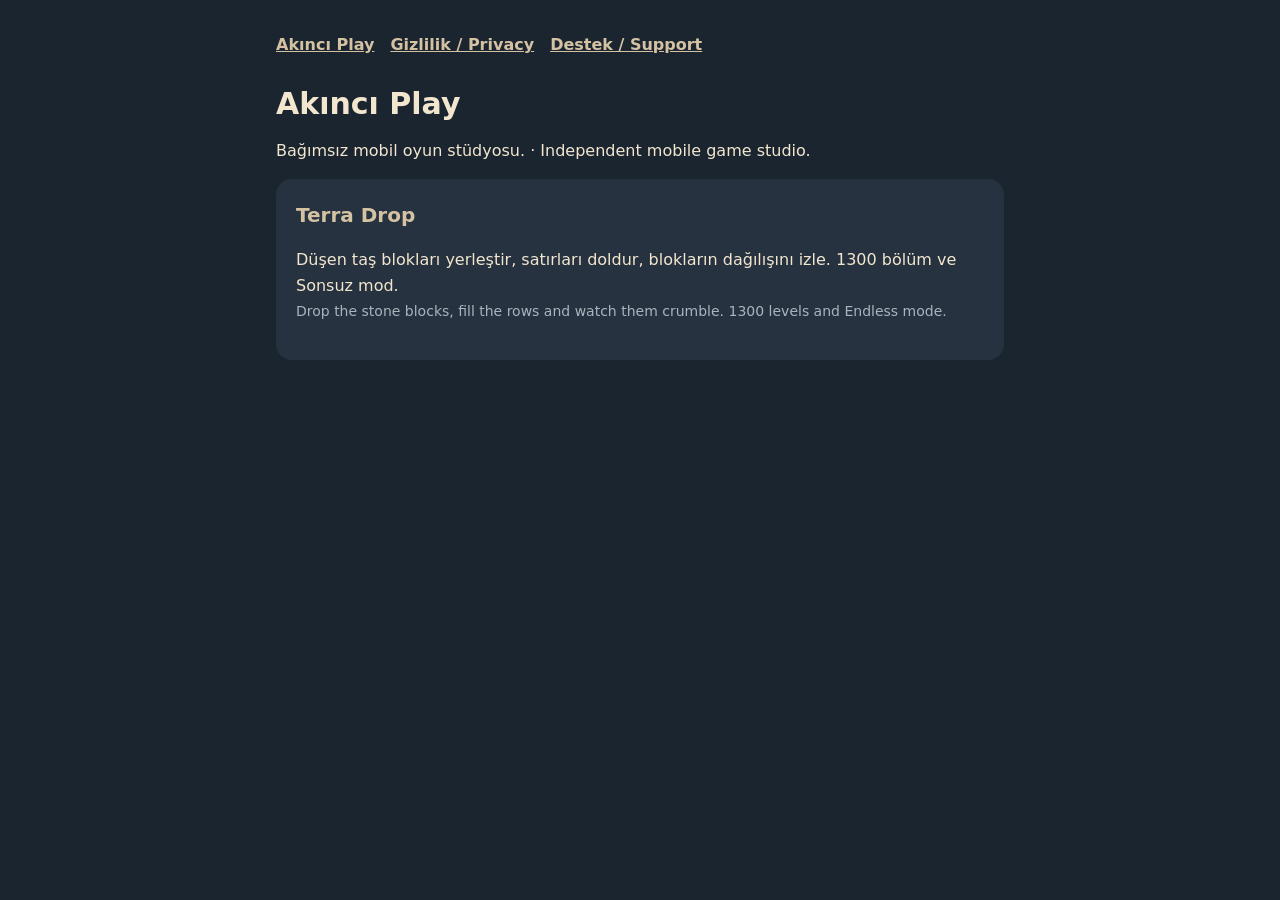
<file: index.html>
<!doctype html>
<html lang="tr">
<head><meta charset="utf-8"><meta name="viewport" content="width=device-width, initial-scale=1"><title>Akıncı Play</title><link rel="stylesheet" href="style.css"></head>
<body><main>
<nav><a href="index.html">Akıncı Play</a><a href="privacy.html">Gizlilik / Privacy</a><a href="support.html">Destek / Support</a></nav>
<h1>Akıncı Play</h1>
<p>Bağımsız mobil oyun stüdyosu. · Independent mobile game studio.</p>
<div class="card">
  <h2 style="margin-top:0">Terra Drop</h2>
  <p>Düşen taş blokları yerleştir, satırları doldur, blokların dağılışını izle. 1300 bölüm ve Sonsuz mod.<br>
  <span class="muted">Drop the stone blocks, fill the rows and watch them crumble. 1300 levels and Endless mode.</span></p>
</div>
</main></body></html>
</file>
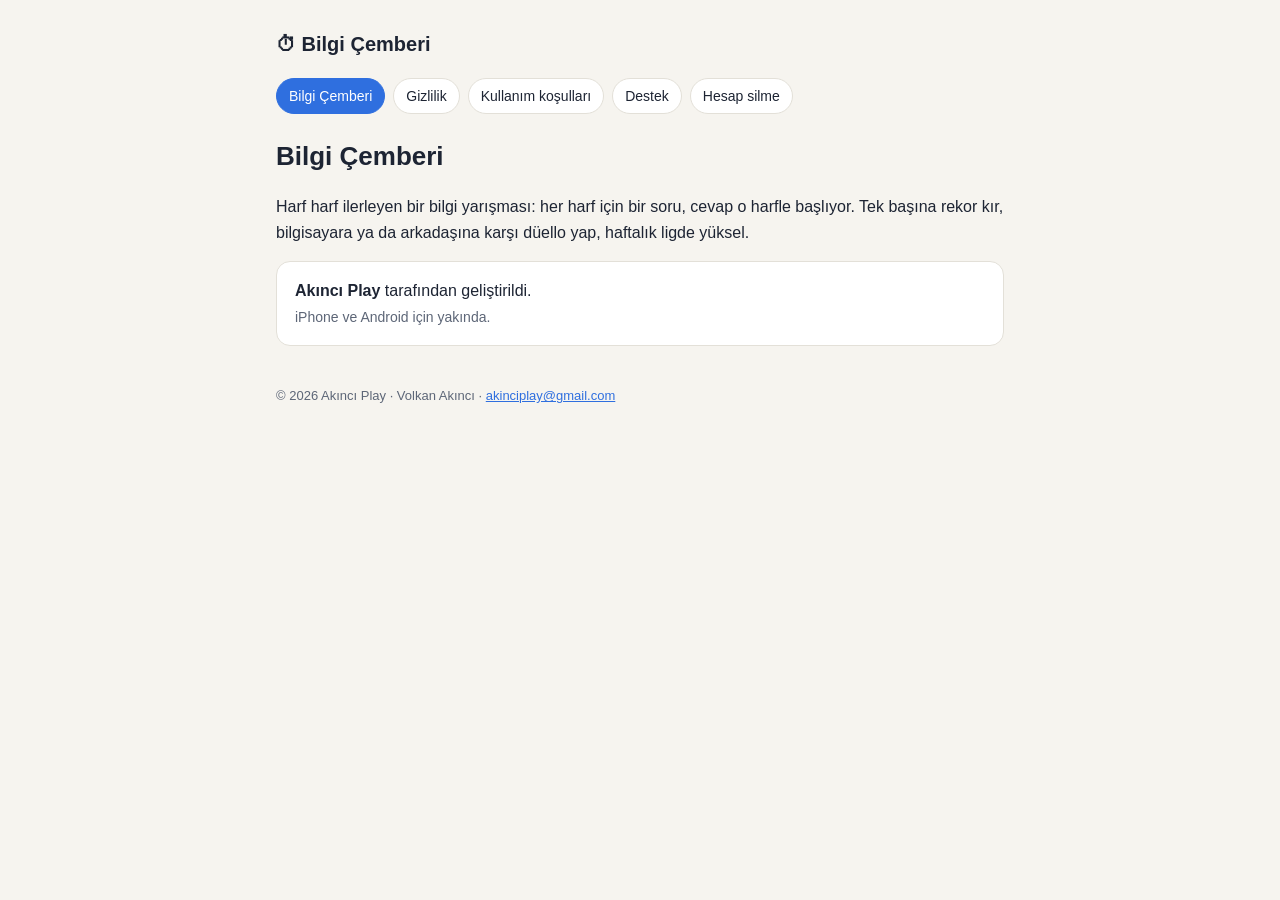
<file: bilgicemberi/index.html>
<!doctype html><html lang="tr"><head><meta charset="utf-8"><meta name="viewport" content="width=device-width,initial-scale=1"><title>Bilgi Çemberi · Bilgi Çemberi</title><style>:root{--bg:#f6f4ef;--fg:#1d2433;--mut:#5d6677;--acc:#2f6fdf;--card:#fff;--line:#e3e0d8}
@media (prefers-color-scheme:dark){:root{--bg:#121722;--fg:#e9edf5;--mut:#9aa4b6;--acc:#7aa7ff;--card:#1a2130;--line:#2a3345}}
*{box-sizing:border-box}body{margin:0;background:var(--bg);color:var(--fg);font:16px/1.6 -apple-system,Segoe UI,Roboto,sans-serif}
main{max-width:760px;margin:0 auto;padding:28px 16px 60px}header{display:flex;gap:12px;align-items:center;margin-bottom:18px}
header a{color:var(--fg);text-decoration:none;font-weight:700;font-size:20px}nav{display:flex;flex-wrap:wrap;gap:8px;margin:0 0 22px}
nav a{padding:6px 12px;border:1px solid var(--line);border-radius:999px;color:var(--fg);text-decoration:none;font-size:14px;background:var(--card)}
nav a.on{background:var(--acc);border-color:var(--acc);color:#fff}h1{font-size:26px;margin:0 0 6px}h4{font-size:17px;margin:22px 0 4px}
.muted{color:var(--mut)}.sm{font-size:14px}a{color:var(--acc)}.card{background:var(--card);border:1px solid var(--line);border-radius:14px;padding:16px 18px;margin:14px 0}
footer{margin-top:40px;font-size:13px;color:var(--mut)}</style></head>
<body><main><header><a href="index.html">⏱ Bilgi Çemberi</a></header><nav><a href="index.html" class=on>Bilgi Çemberi</a><a href="gizlilik.html">Gizlilik</a><a href="kosullar.html">Kullanım koşulları</a><a href="destek.html">Destek</a><a href="hesap-silme.html">Hesap silme</a></nav><h1>Bilgi Çemberi</h1>
<p>Harf harf ilerleyen bir bilgi yarışması: her harf için bir soru, cevap o harfle başlıyor. Tek başına rekor kır, bilgisayara ya da arkadaşına karşı düello yap, haftalık ligde yüksel.</p>
<div class="card"><b>Akıncı Play</b> tarafından geliştirildi.<br><span class="muted sm">iPhone ve Android için yakında.</span></div>
<footer>© 2026 Akıncı Play · Volkan Akıncı · <a href="mailto:akinciplay@gmail.com">akinciplay@gmail.com</a></footer></main></body></html>
</file>
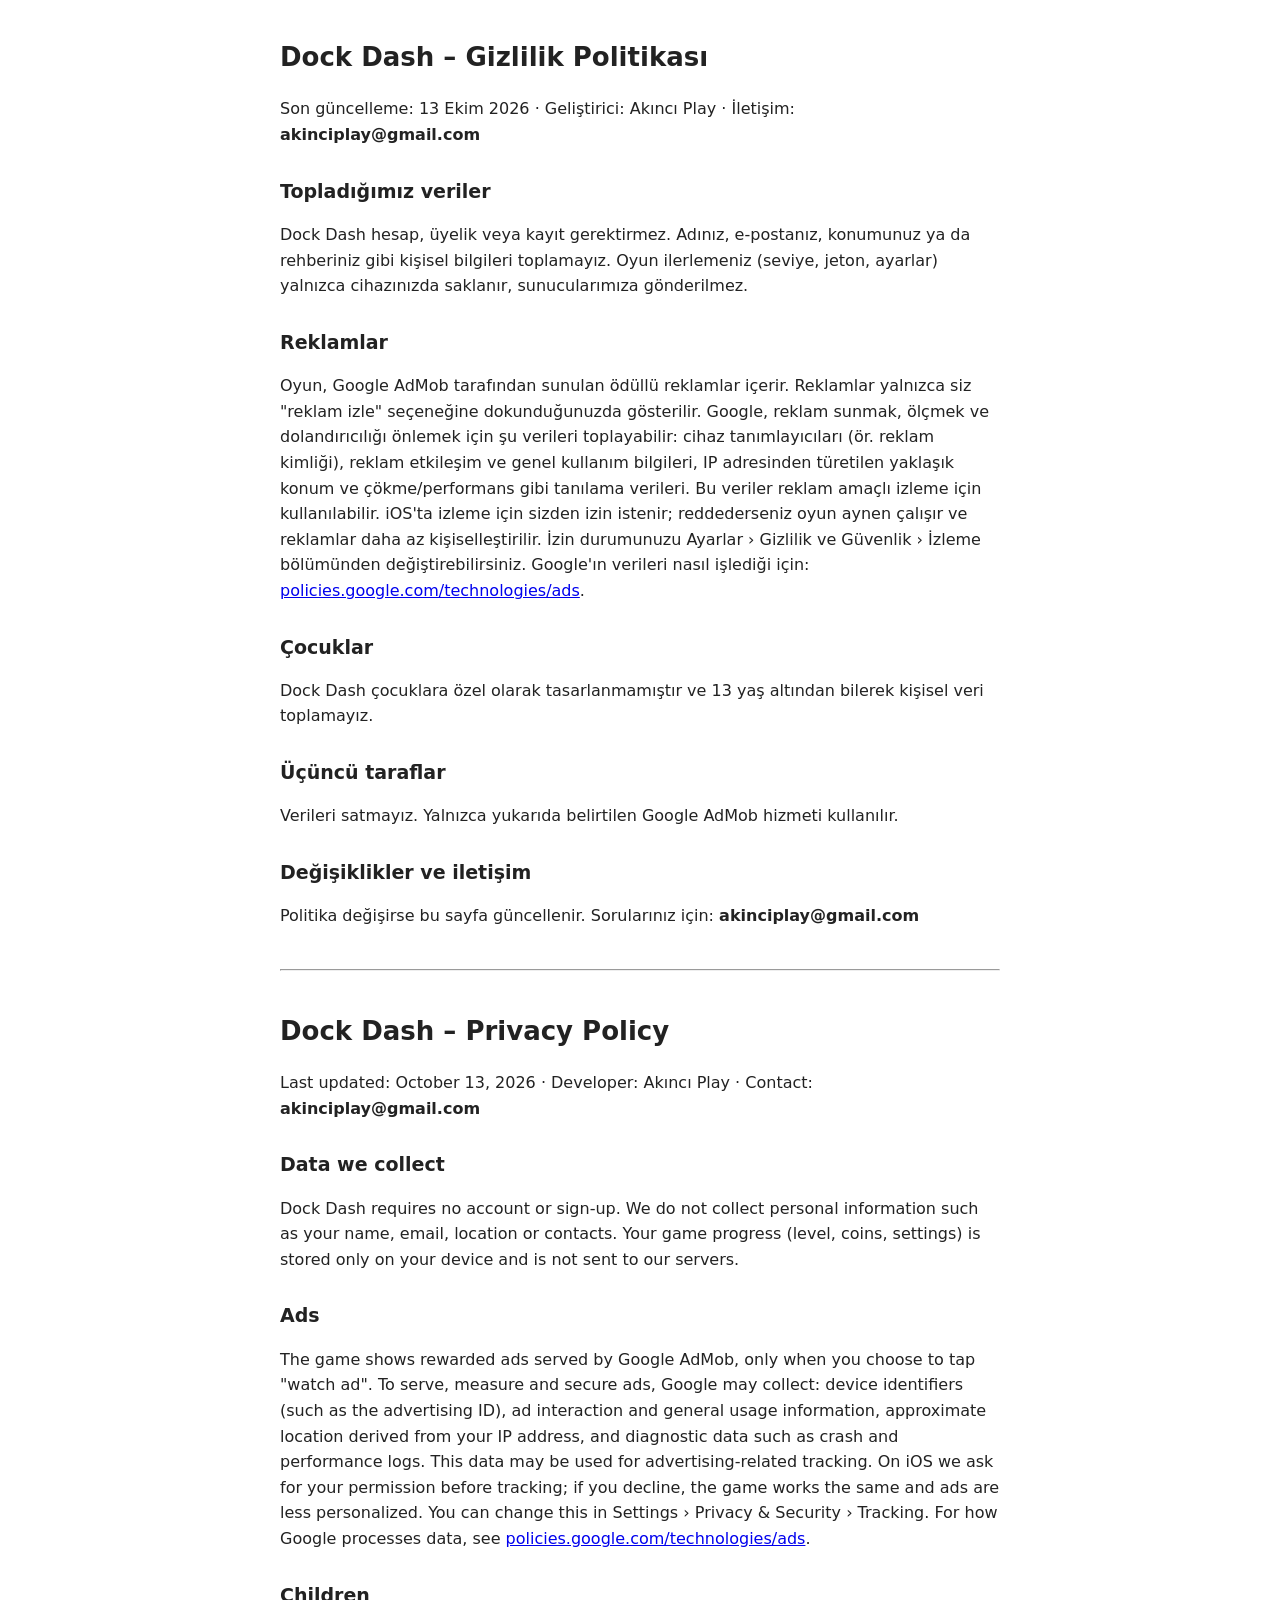
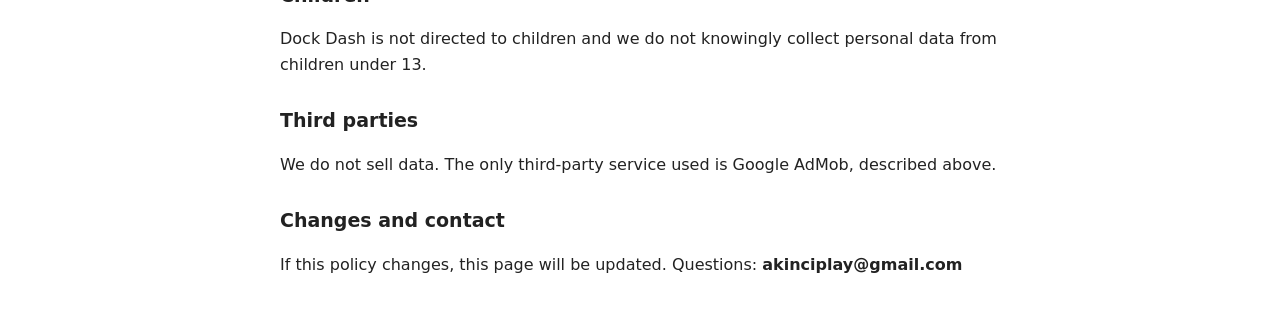
<file: dockdash/index.html>
<!doctype html><html lang="tr"><head><meta charset="utf-8"><meta name="viewport" content="width=device-width,initial-scale=1"><title>Dock Dash - Gizlilik Politikası / Privacy Policy</title>
<style>body{font:16px/1.6 system-ui,sans-serif;max-width:720px;margin:0 auto;padding:20px;color:#222}h1{font-size:26px}h2{font-size:19px;margin-top:28px}hr{margin:40px 0}</style></head><body>
<h1>Dock Dash – Gizlilik Politikası</h1>
<p>Son güncelleme: 13 Ekim 2026 · Geliştirici: Akıncı Play · İletişim: <b>akinciplay@gmail.com</b></p>
<h2>Topladığımız veriler</h2>
<p>Dock Dash hesap, üyelik veya kayıt gerektirmez. Adınız, e-postanız, konumunuz ya da rehberiniz gibi kişisel bilgileri toplamayız. Oyun ilerlemeniz (seviye, jeton, ayarlar) yalnızca cihazınızda saklanır, sunucularımıza gönderilmez.</p>
<h2>Reklamlar</h2>
<p>Oyun, Google AdMob tarafından sunulan ödüllü reklamlar içerir. Reklamlar yalnızca siz "reklam izle" seçeneğine dokunduğunuzda gösterilir. Google, reklam sunmak, ölçmek ve dolandırıcılığı önlemek için şu verileri toplayabilir: cihaz tanımlayıcıları (ör. reklam kimliği), reklam etkileşim ve genel kullanım bilgileri, IP adresinden türetilen yaklaşık konum ve çökme/performans gibi tanılama verileri. Bu veriler reklam amaçlı izleme için kullanılabilir. iOS'ta izleme için sizden izin istenir; reddederseniz oyun aynen çalışır ve reklamlar daha az kişiselleştirilir. İzin durumunuzu Ayarlar › Gizlilik ve Güvenlik › İzleme bölümünden değiştirebilirsiniz. Google'ın verileri nasıl işlediği için: <a href="https://policies.google.com/technologies/ads">policies.google.com/technologies/ads</a>.</p>
<h2>Çocuklar</h2>
<p>Dock Dash çocuklara özel olarak tasarlanmamıştır ve 13 yaş altından bilerek kişisel veri toplamayız.</p>
<h2>Üçüncü taraflar</h2>
<p>Verileri satmayız. Yalnızca yukarıda belirtilen Google AdMob hizmeti kullanılır.</p>
<h2>Değişiklikler ve iletişim</h2>
<p>Politika değişirse bu sayfa güncellenir. Sorularınız için: <b>akinciplay@gmail.com</b></p>
<hr>
<h1>Dock Dash – Privacy Policy</h1>
<p>Last updated: October 13, 2026 · Developer: Akıncı Play · Contact: <b>akinciplay@gmail.com</b></p>
<h2>Data we collect</h2>
<p>Dock Dash requires no account or sign-up. We do not collect personal information such as your name, email, location or contacts. Your game progress (level, coins, settings) is stored only on your device and is not sent to our servers.</p>
<h2>Ads</h2>
<p>The game shows rewarded ads served by Google AdMob, only when you choose to tap "watch ad". To serve, measure and secure ads, Google may collect: device identifiers (such as the advertising ID), ad interaction and general usage information, approximate location derived from your IP address, and diagnostic data such as crash and performance logs. This data may be used for advertising-related tracking. On iOS we ask for your permission before tracking; if you decline, the game works the same and ads are less personalized. You can change this in Settings › Privacy &amp; Security › Tracking. For how Google processes data, see <a href="https://policies.google.com/technologies/ads">policies.google.com/technologies/ads</a>.</p>
<h2>Children</h2>
<p>Dock Dash is not directed to children and we do not knowingly collect personal data from children under 13.</p>
<h2>Third parties</h2>
<p>We do not sell data. The only third-party service used is Google AdMob, described above.</p>
<h2>Changes and contact</h2>
<p>If this policy changes, this page will be updated. Questions: <b>akinciplay@gmail.com</b></p>
</body></html>
</file>
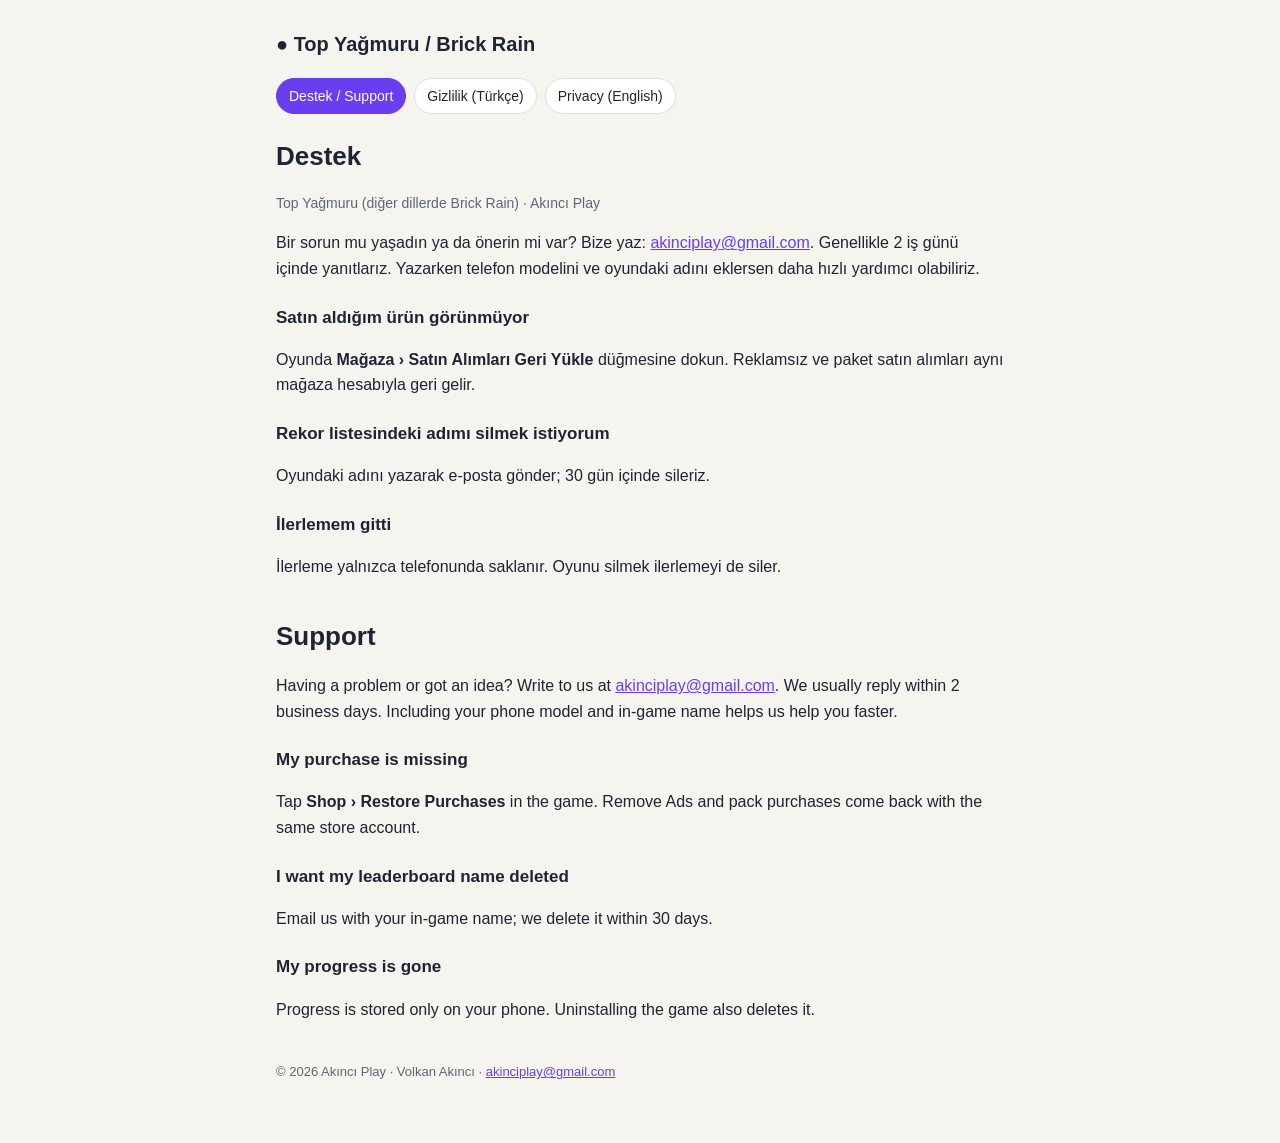
<file: topyagmuru/index.html>
<!doctype html><html lang="tr"><head><meta charset="utf-8"><meta name="viewport" content="width=device-width,initial-scale=1"><title>Destek · Top Yağmuru / Brick Rain</title><style>:root{--bg:#f6f4ef;--fg:#1d2433;--mut:#5d6677;--acc:#6a3df0;--card:#fff;--line:#e3e0d8}
@media (prefers-color-scheme:dark){:root{--bg:#0f0d24;--fg:#ecebf7;--mut:#a6a3c2;--acc:#a88bff;--card:#1a1740;--line:#2c2860}}
*{box-sizing:border-box}body{margin:0;background:var(--bg);color:var(--fg);font:16px/1.6 -apple-system,Segoe UI,Roboto,sans-serif}
main{max-width:760px;margin:0 auto;padding:28px 16px 60px}header{display:flex;gap:12px;align-items:center;margin-bottom:18px}
header a{color:var(--fg);text-decoration:none;font-weight:700;font-size:20px}nav{display:flex;flex-wrap:wrap;gap:8px;margin:0 0 22px}
nav a{padding:6px 12px;border:1px solid var(--line);border-radius:999px;color:var(--fg);text-decoration:none;font-size:14px;background:var(--card)}
nav a.on{background:var(--acc);border-color:var(--acc);color:#fff}h1{font-size:26px;margin:0 0 6px}h4{font-size:17px;margin:22px 0 4px}
.muted{color:var(--mut)}.sm{font-size:14px}a{color:var(--acc)}footer{margin-top:40px;font-size:13px;color:var(--mut)}</style></head>
<body><main><header><a href="./">● Top Yağmuru / Brick Rain</a></header><nav><a href="./" class=on>Destek / Support</a><a href="gizlilik.html">Gizlilik (Türkçe)</a><a href="privacy.html">Privacy (English)</a></nav>
<h1>Destek</h1><p class="muted sm">Top Yağmuru (diğer dillerde Brick Rain) · Akıncı Play</p>
<p>Bir sorun mu yaşadın ya da önerin mi var? Bize yaz: <a href="mailto:akinciplay@gmail.com">akinciplay@gmail.com</a>. Genellikle 2 iş günü içinde yanıtlarız. Yazarken telefon modelini ve oyundaki adını eklersen daha hızlı yardımcı olabiliriz.</p>
<h4>Satın aldığım ürün görünmüyor</h4><p>Oyunda <b>Mağaza › Satın Alımları Geri Yükle</b> düğmesine dokun. Reklamsız ve paket satın alımları aynı mağaza hesabıyla geri gelir.</p>
<h4>Rekor listesindeki adımı silmek istiyorum</h4><p>Oyundaki adını yazarak e-posta gönder; 30 gün içinde sileriz.</p>
<h4>İlerlemem gitti</h4><p>İlerleme yalnızca telefonunda saklanır. Oyunu silmek ilerlemeyi de siler.</p>
<h1 style="margin-top:36px">Support</h1>
<p>Having a problem or got an idea? Write to us at <a href="mailto:akinciplay@gmail.com">akinciplay@gmail.com</a>. We usually reply within 2 business days. Including your phone model and in-game name helps us help you faster.</p>
<h4>My purchase is missing</h4><p>Tap <b>Shop › Restore Purchases</b> in the game. Remove Ads and pack purchases come back with the same store account.</p>
<h4>I want my leaderboard name deleted</h4><p>Email us with your in-game name; we delete it within 30 days.</p>
<h4>My progress is gone</h4><p>Progress is stored only on your phone. Uninstalling the game also deletes it.</p>
<footer>© 2026 Akıncı Play · Volkan Akıncı · <a href="mailto:akinciplay@gmail.com">akinciplay@gmail.com</a></footer></main></body></html>
</file>
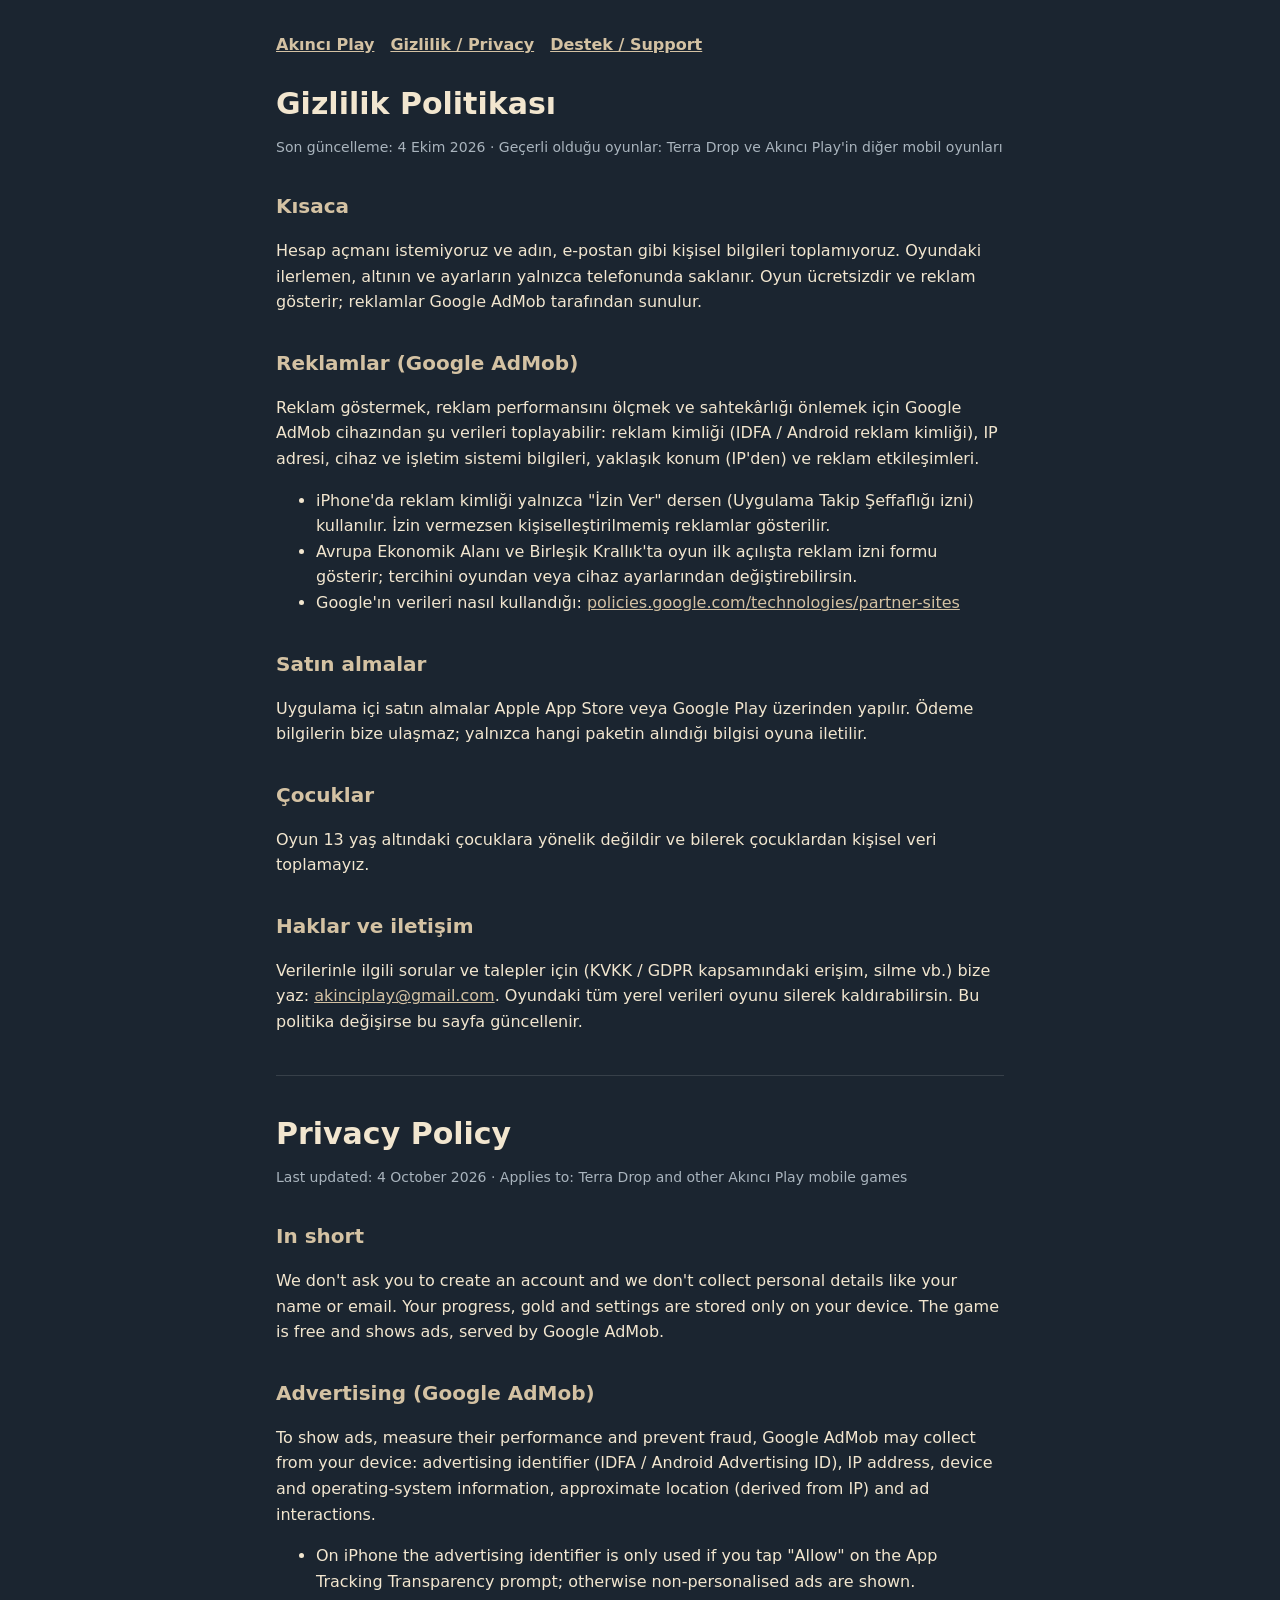
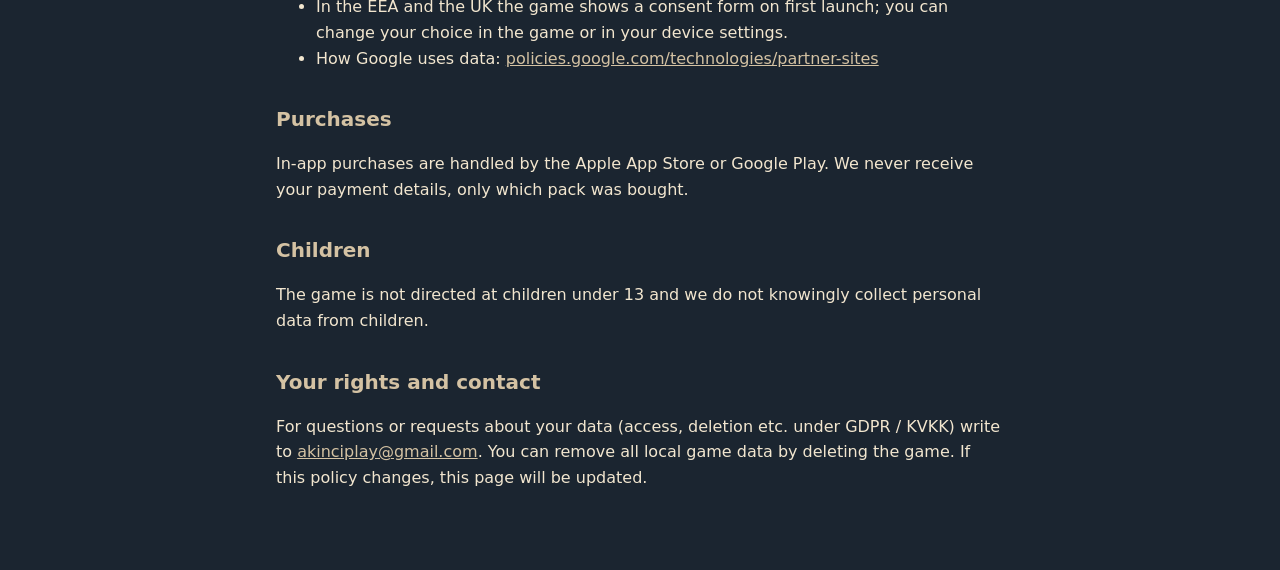
<file: privacy.html>
<!doctype html>
<html lang="tr">
<head><meta charset="utf-8"><meta name="viewport" content="width=device-width, initial-scale=1"><title>Gizlilik Politikası · Privacy Policy – Akıncı Play</title><link rel="stylesheet" href="style.css"></head>
<body><main>
<nav><a href="index.html">Akıncı Play</a><a href="privacy.html">Gizlilik / Privacy</a><a href="support.html">Destek / Support</a></nav>
<h1>Gizlilik Politikası</h1>
<p class="muted">Son güncelleme: 4 Ekim 2026 · Geçerli olduğu oyunlar: Terra Drop ve Akıncı Play'in diğer mobil oyunları</p>

<h2>Kısaca</h2>
<p>Hesap açmanı istemiyoruz ve adın, e-postan gibi kişisel bilgileri toplamıyoruz. Oyundaki ilerlemen, altının ve ayarların yalnızca telefonunda saklanır.
Oyun ücretsizdir ve reklam gösterir; reklamlar Google AdMob tarafından sunulur.</p>

<h2>Reklamlar (Google AdMob)</h2>
<p>Reklam göstermek, reklam performansını ölçmek ve sahtekârlığı önlemek için Google AdMob cihazından şu verileri toplayabilir:
reklam kimliği (IDFA / Android reklam kimliği), IP adresi, cihaz ve işletim sistemi bilgileri, yaklaşık konum (IP'den) ve reklam etkileşimleri.</p>
<ul>
<li>iPhone'da reklam kimliği yalnızca "İzin Ver" dersen (Uygulama Takip Şeffaflığı izni) kullanılır. İzin vermezsen kişiselleştirilmemiş reklamlar gösterilir.</li>
<li>Avrupa Ekonomik Alanı ve Birleşik Krallık'ta oyun ilk açılışta reklam izni formu gösterir; tercihini oyundan veya cihaz ayarlarından değiştirebilirsin.</li>
<li>Google'ın verileri nasıl kullandığı: <a href="https://policies.google.com/technologies/partner-sites">policies.google.com/technologies/partner-sites</a></li>
</ul>

<h2>Satın almalar</h2>
<p>Uygulama içi satın almalar Apple App Store veya Google Play üzerinden yapılır. Ödeme bilgilerin bize ulaşmaz; yalnızca hangi paketin alındığı bilgisi oyuna iletilir.</p>

<h2>Çocuklar</h2>
<p>Oyun 13 yaş altındaki çocuklara yönelik değildir ve bilerek çocuklardan kişisel veri toplamayız.</p>

<h2>Haklar ve iletişim</h2>
<p>Verilerinle ilgili sorular ve talepler için (KVKK / GDPR kapsamındaki erişim, silme vb.) bize yaz: <a href="mailto:akinciplay@gmail.com">akinciplay@gmail.com</a>.
Oyundaki tüm yerel verileri oyunu silerek kaldırabilirsin. Bu politika değişirse bu sayfa güncellenir.</p>

<hr>

<h1>Privacy Policy</h1>
<p class="muted">Last updated: 4 October 2026 · Applies to: Terra Drop and other Akıncı Play mobile games</p>

<h2>In short</h2>
<p>We don't ask you to create an account and we don't collect personal details like your name or email. Your progress, gold and settings are stored only on your device.
The game is free and shows ads, served by Google AdMob.</p>

<h2>Advertising (Google AdMob)</h2>
<p>To show ads, measure their performance and prevent fraud, Google AdMob may collect from your device: advertising identifier (IDFA / Android Advertising ID),
IP address, device and operating-system information, approximate location (derived from IP) and ad interactions.</p>
<ul>
<li>On iPhone the advertising identifier is only used if you tap "Allow" on the App Tracking Transparency prompt; otherwise non-personalised ads are shown.</li>
<li>In the EEA and the UK the game shows a consent form on first launch; you can change your choice in the game or in your device settings.</li>
<li>How Google uses data: <a href="https://policies.google.com/technologies/partner-sites">policies.google.com/technologies/partner-sites</a></li>
</ul>

<h2>Purchases</h2>
<p>In-app purchases are handled by the Apple App Store or Google Play. We never receive your payment details, only which pack was bought.</p>

<h2>Children</h2>
<p>The game is not directed at children under 13 and we do not knowingly collect personal data from children.</p>

<h2>Your rights and contact</h2>
<p>For questions or requests about your data (access, deletion etc. under GDPR / KVKK) write to <a href="mailto:akinciplay@gmail.com">akinciplay@gmail.com</a>.
You can remove all local game data by deleting the game. If this policy changes, this page will be updated.</p>
</main></body></html>
</file>
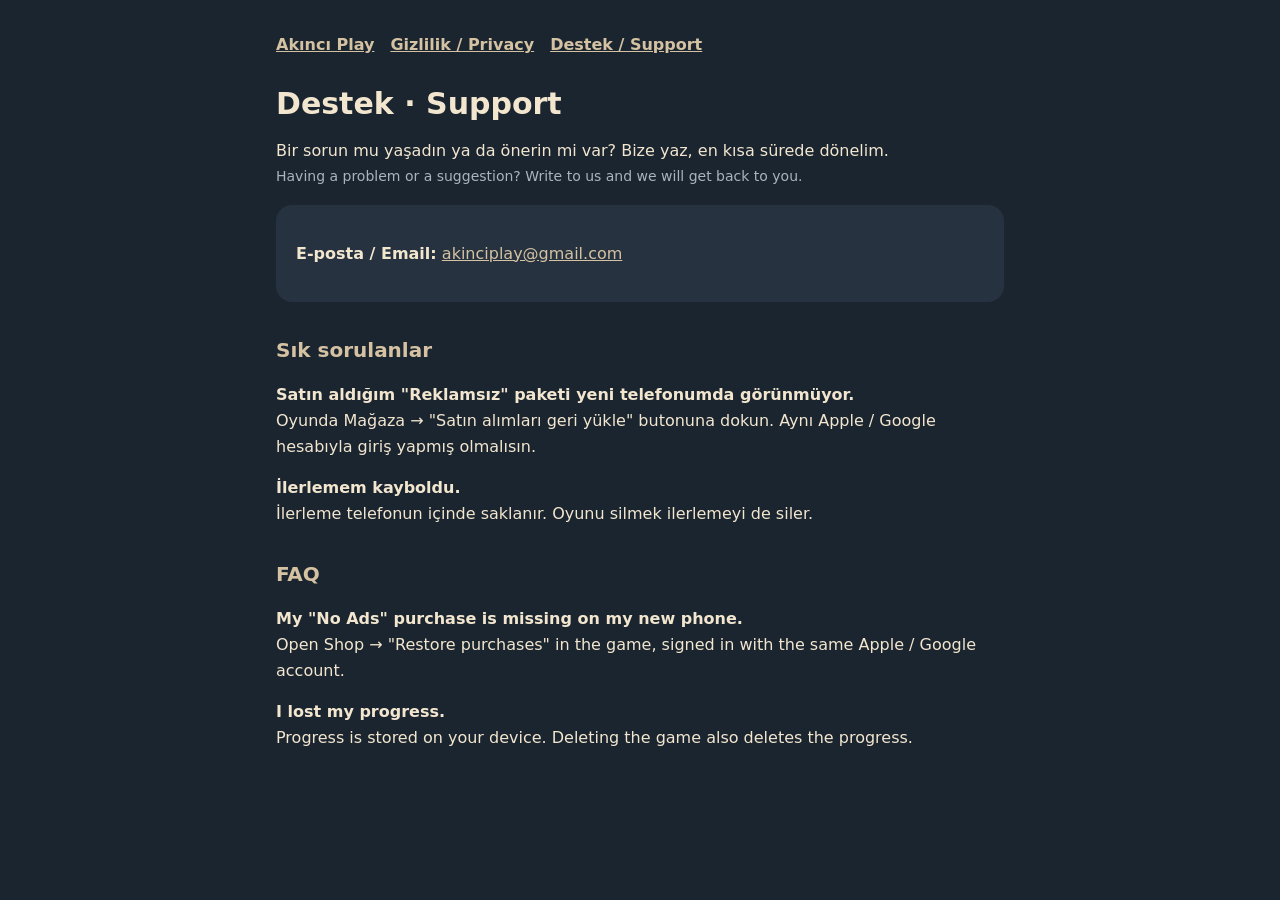
<file: support.html>
<!doctype html>
<html lang="tr">
<head><meta charset="utf-8"><meta name="viewport" content="width=device-width, initial-scale=1"><title>Destek · Support – Akıncı Play</title><link rel="stylesheet" href="style.css"></head>
<body><main>
<nav><a href="index.html">Akıncı Play</a><a href="privacy.html">Gizlilik / Privacy</a><a href="support.html">Destek / Support</a></nav>
<h1>Destek · Support</h1>
<p>Bir sorun mu yaşadın ya da önerin mi var? Bize yaz, en kısa sürede dönelim.<br>
<span class="muted">Having a problem or a suggestion? Write to us and we will get back to you.</span></p>
<div class="card"><p><b>E-posta / Email:</b> <a href="mailto:akinciplay@gmail.com">akinciplay@gmail.com</a></p></div>

<h2>Sık sorulanlar</h2>
<p><b>Satın aldığım "Reklamsız" paketi yeni telefonumda görünmüyor.</b><br>
Oyunda Mağaza → "Satın alımları geri yükle" butonuna dokun. Aynı Apple / Google hesabıyla giriş yapmış olmalısın.</p>
<p><b>İlerlemem kayboldu.</b><br>
İlerleme telefonun içinde saklanır. Oyunu silmek ilerlemeyi de siler.</p>

<h2>FAQ</h2>
<p><b>My "No Ads" purchase is missing on my new phone.</b><br>
Open Shop → "Restore purchases" in the game, signed in with the same Apple / Google account.</p>
<p><b>I lost my progress.</b><br>
Progress is stored on your device. Deleting the game also deletes the progress.</p>
</main></body></html>
</file>
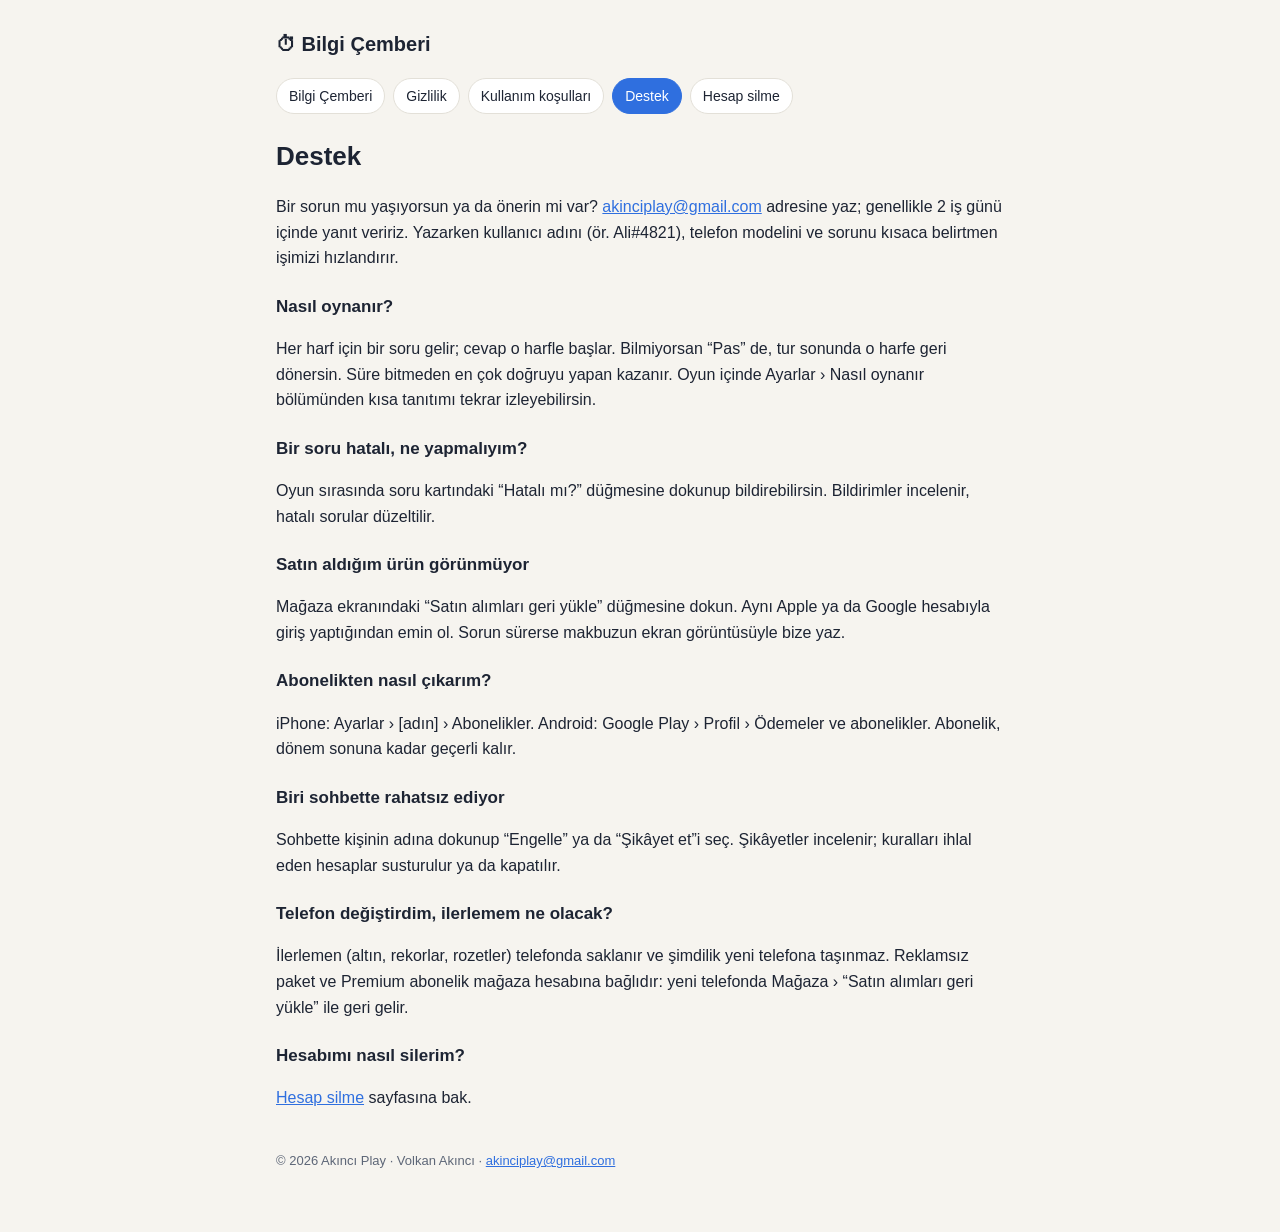
<file: bilgicemberi/destek.html>
<!doctype html><html lang="tr"><head><meta charset="utf-8"><meta name="viewport" content="width=device-width,initial-scale=1"><title>Destek · Bilgi Çemberi</title><style>:root{--bg:#f6f4ef;--fg:#1d2433;--mut:#5d6677;--acc:#2f6fdf;--card:#fff;--line:#e3e0d8}
@media (prefers-color-scheme:dark){:root{--bg:#121722;--fg:#e9edf5;--mut:#9aa4b6;--acc:#7aa7ff;--card:#1a2130;--line:#2a3345}}
*{box-sizing:border-box}body{margin:0;background:var(--bg);color:var(--fg);font:16px/1.6 -apple-system,Segoe UI,Roboto,sans-serif}
main{max-width:760px;margin:0 auto;padding:28px 16px 60px}header{display:flex;gap:12px;align-items:center;margin-bottom:18px}
header a{color:var(--fg);text-decoration:none;font-weight:700;font-size:20px}nav{display:flex;flex-wrap:wrap;gap:8px;margin:0 0 22px}
nav a{padding:6px 12px;border:1px solid var(--line);border-radius:999px;color:var(--fg);text-decoration:none;font-size:14px;background:var(--card)}
nav a.on{background:var(--acc);border-color:var(--acc);color:#fff}h1{font-size:26px;margin:0 0 6px}h4{font-size:17px;margin:22px 0 4px}
.muted{color:var(--mut)}.sm{font-size:14px}a{color:var(--acc)}.card{background:var(--card);border:1px solid var(--line);border-radius:14px;padding:16px 18px;margin:14px 0}
footer{margin-top:40px;font-size:13px;color:var(--mut)}</style></head>
<body><main><header><a href="index.html">⏱ Bilgi Çemberi</a></header><nav><a href="index.html">Bilgi Çemberi</a><a href="gizlilik.html">Gizlilik</a><a href="kosullar.html">Kullanım koşulları</a><a href="destek.html" class=on>Destek</a><a href="hesap-silme.html">Hesap silme</a></nav><h1>Destek</h1>
<p>Bir sorun mu yaşıyorsun ya da önerin mi var? <a href="mailto:akinciplay@gmail.com?subject=Bilgi%20%C3%87emberi%20destek">akinciplay@gmail.com</a> adresine yaz; genellikle 2 iş günü içinde yanıt veririz. Yazarken kullanıcı adını (ör. Ali#4821), telefon modelini ve sorunu kısaca belirtmen işimizi hızlandırır.</p>
<h4>Nasıl oynanır?</h4><p>Her harf için bir soru gelir; cevap o harfle başlar. Bilmiyorsan “Pas” de, tur sonunda o harfe geri dönersin. Süre bitmeden en çok doğruyu yapan kazanır. Oyun içinde Ayarlar › Nasıl oynanır bölümünden kısa tanıtımı tekrar izleyebilirsin.</p>
<h4>Bir soru hatalı, ne yapmalıyım?</h4><p>Oyun sırasında soru kartındaki “Hatalı mı?” düğmesine dokunup bildirebilirsin. Bildirimler incelenir, hatalı sorular düzeltilir.</p>
<h4>Satın aldığım ürün görünmüyor</h4><p>Mağaza ekranındaki “Satın alımları geri yükle” düğmesine dokun. Aynı Apple ya da Google hesabıyla giriş yaptığından emin ol. Sorun sürerse makbuzun ekran görüntüsüyle bize yaz.</p>
<h4>Abonelikten nasıl çıkarım?</h4><p>iPhone: Ayarlar › [adın] › Abonelikler. Android: Google Play › Profil › Ödemeler ve abonelikler. Abonelik, dönem sonuna kadar geçerli kalır.</p>
<h4>Biri sohbette rahatsız ediyor</h4><p>Sohbette kişinin adına dokunup “Engelle” ya da “Şikâyet et”i seç. Şikâyetler incelenir; kuralları ihlal eden hesaplar susturulur ya da kapatılır.</p>
<h4>Telefon değiştirdim, ilerlemem ne olacak?</h4><p>İlerlemen (altın, rekorlar, rozetler) telefonda saklanır ve şimdilik yeni telefona taşınmaz. Reklamsız paket ve Premium abonelik mağaza hesabına bağlıdır: yeni telefonda Mağaza › “Satın alımları geri yükle” ile geri gelir.</p>
<h4>Hesabımı nasıl silerim?</h4><p><a href="hesap-silme.html">Hesap silme</a> sayfasına bak.</p>
<footer>© 2026 Akıncı Play · Volkan Akıncı · <a href="mailto:akinciplay@gmail.com">akinciplay@gmail.com</a></footer></main></body></html>
</file>
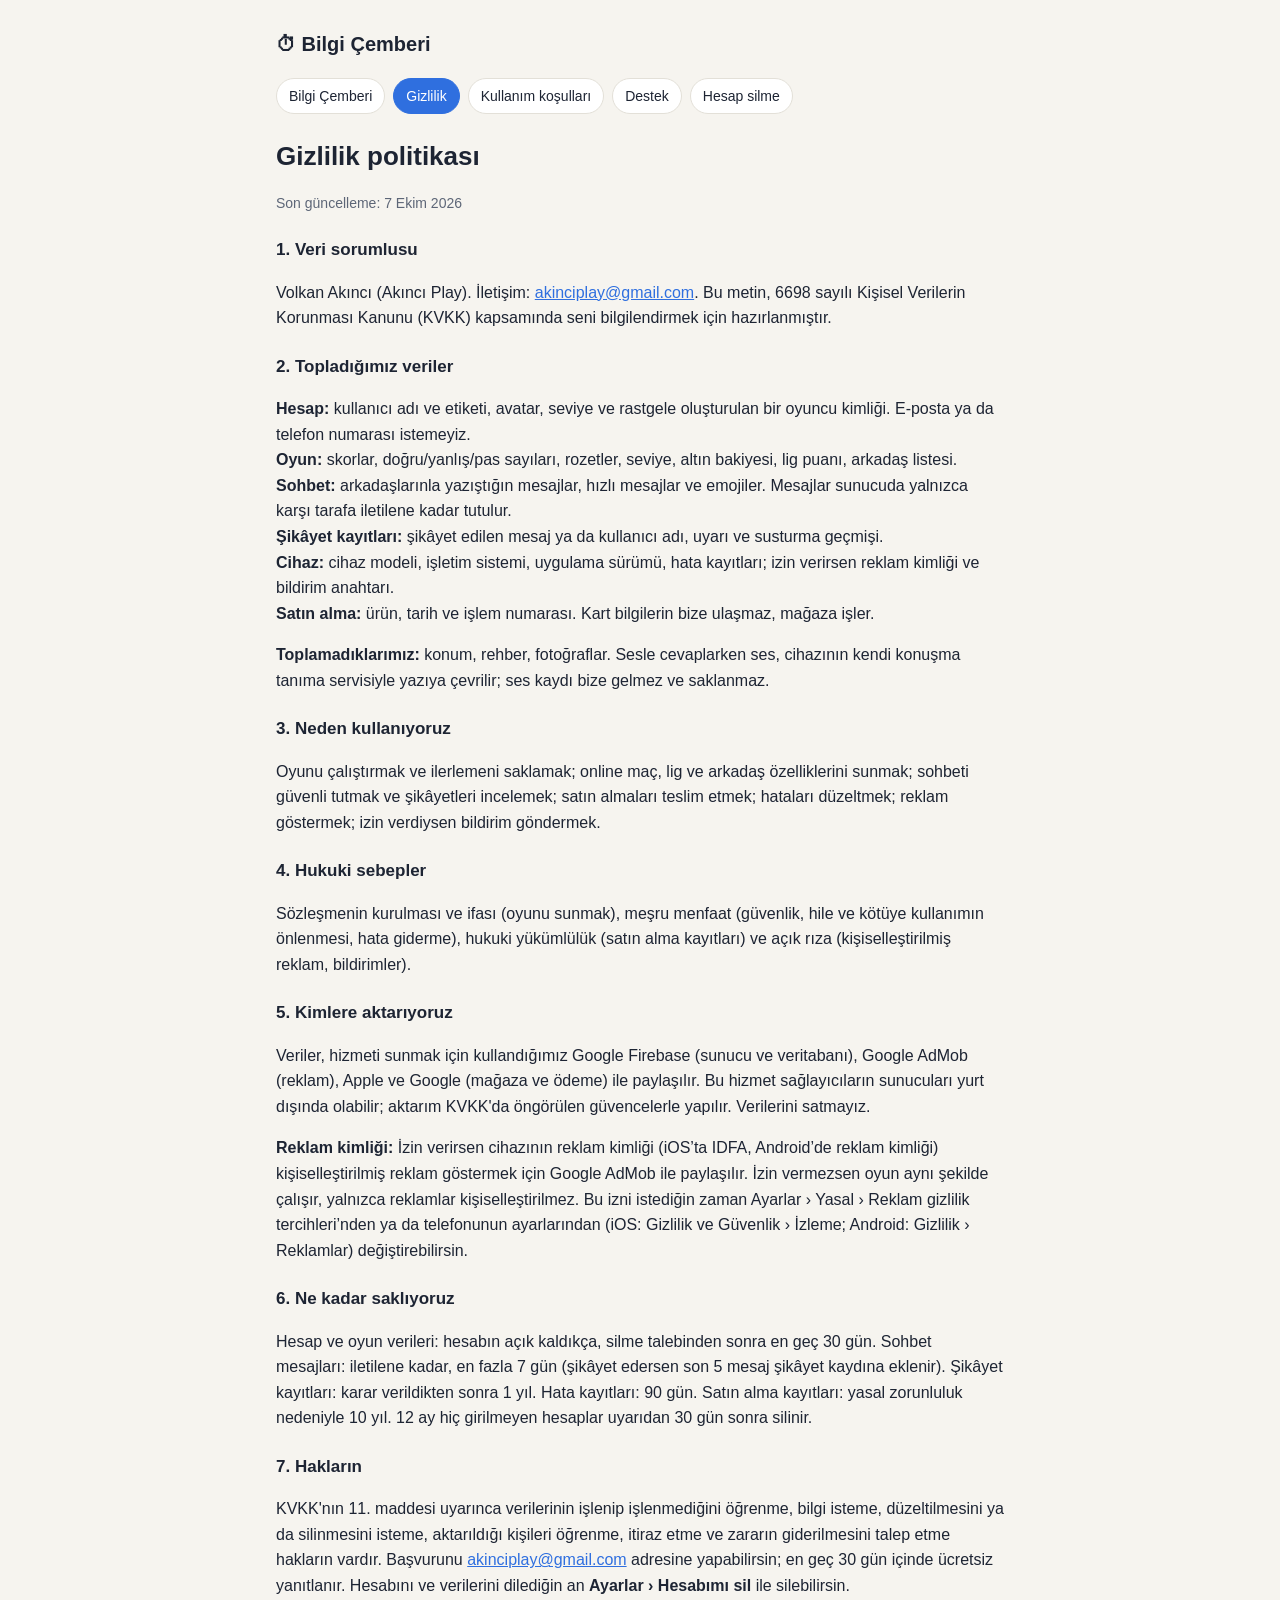
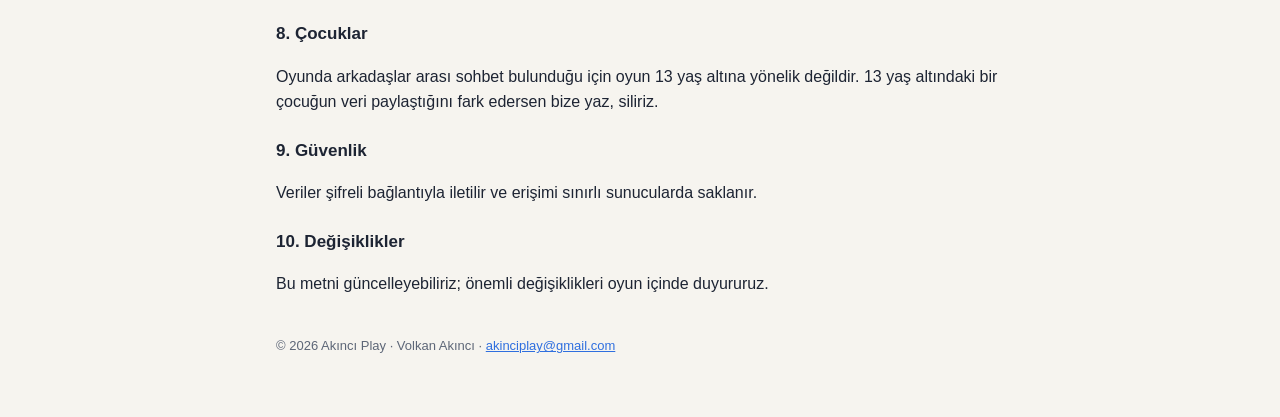
<file: bilgicemberi/gizlilik.html>
<!doctype html><html lang="tr"><head><meta charset="utf-8"><meta name="viewport" content="width=device-width,initial-scale=1"><title>Gizlilik politikası · Bilgi Çemberi</title><style>:root{--bg:#f6f4ef;--fg:#1d2433;--mut:#5d6677;--acc:#2f6fdf;--card:#fff;--line:#e3e0d8}
@media (prefers-color-scheme:dark){:root{--bg:#121722;--fg:#e9edf5;--mut:#9aa4b6;--acc:#7aa7ff;--card:#1a2130;--line:#2a3345}}
*{box-sizing:border-box}body{margin:0;background:var(--bg);color:var(--fg);font:16px/1.6 -apple-system,Segoe UI,Roboto,sans-serif}
main{max-width:760px;margin:0 auto;padding:28px 16px 60px}header{display:flex;gap:12px;align-items:center;margin-bottom:18px}
header a{color:var(--fg);text-decoration:none;font-weight:700;font-size:20px}nav{display:flex;flex-wrap:wrap;gap:8px;margin:0 0 22px}
nav a{padding:6px 12px;border:1px solid var(--line);border-radius:999px;color:var(--fg);text-decoration:none;font-size:14px;background:var(--card)}
nav a.on{background:var(--acc);border-color:var(--acc);color:#fff}h1{font-size:26px;margin:0 0 6px}h4{font-size:17px;margin:22px 0 4px}
.muted{color:var(--mut)}.sm{font-size:14px}a{color:var(--acc)}.card{background:var(--card);border:1px solid var(--line);border-radius:14px;padding:16px 18px;margin:14px 0}
footer{margin-top:40px;font-size:13px;color:var(--mut)}</style></head>
<body><main><header><a href="index.html">⏱ Bilgi Çemberi</a></header><nav><a href="index.html">Bilgi Çemberi</a><a href="gizlilik.html" class=on>Gizlilik</a><a href="kosullar.html">Kullanım koşulları</a><a href="destek.html">Destek</a><a href="hesap-silme.html">Hesap silme</a></nav><h1>Gizlilik politikası</h1>
<p class="muted sm">Son güncelleme: 7 Ekim 2026</p>
<h4>1. Veri sorumlusu</h4><p>Volkan Akıncı (Akıncı Play). İletişim: <a href="mailto:akinciplay@gmail.com">akinciplay@gmail.com</a>. Bu metin, 6698 sayılı Kişisel Verilerin Korunması Kanunu (KVKK) kapsamında seni bilgilendirmek için hazırlanmıştır.</p>
<h4>2. Topladığımız veriler</h4><p><b>Hesap:</b> kullanıcı adı ve etiketi, avatar, seviye ve rastgele oluşturulan bir oyuncu kimliği. E-posta ya da telefon numarası istemeyiz.<br><b>Oyun:</b> skorlar, doğru/yanlış/pas sayıları, rozetler, seviye, altın bakiyesi, lig puanı, arkadaş listesi.<br><b>Sohbet:</b> arkadaşlarınla yazıştığın mesajlar, hızlı mesajlar ve emojiler. Mesajlar sunucuda yalnızca karşı tarafa iletilene kadar tutulur.<br><b>Şikâyet kayıtları:</b> şikâyet edilen mesaj ya da kullanıcı adı, uyarı ve susturma geçmişi.<br><b>Cihaz:</b> cihaz modeli, işletim sistemi, uygulama sürümü, hata kayıtları; izin verirsen reklam kimliği ve bildirim anahtarı.<br><b>Satın alma:</b> ürün, tarih ve işlem numarası. Kart bilgilerin bize ulaşmaz, mağaza işler.</p>
<p><b>Toplamadıklarımız:</b> konum, rehber, fotoğraflar. Sesle cevaplarken ses, cihazının kendi konuşma tanıma servisiyle yazıya çevrilir; ses kaydı bize gelmez ve saklanmaz.</p>
<h4>3. Neden kullanıyoruz</h4><p>Oyunu çalıştırmak ve ilerlemeni saklamak; online maç, lig ve arkadaş özelliklerini sunmak; sohbeti güvenli tutmak ve şikâyetleri incelemek; satın almaları teslim etmek; hataları düzeltmek; reklam göstermek; izin verdiysen bildirim göndermek.</p>
<h4>4. Hukuki sebepler</h4><p>Sözleşmenin kurulması ve ifası (oyunu sunmak), meşru menfaat (güvenlik, hile ve kötüye kullanımın önlenmesi, hata giderme), hukuki yükümlülük (satın alma kayıtları) ve açık rıza (kişiselleştirilmiş reklam, bildirimler).</p>
<h4>5. Kimlere aktarıyoruz</h4><p>Veriler, hizmeti sunmak için kullandığımız Google Firebase (sunucu ve veritabanı), Google AdMob (reklam), Apple ve Google (mağaza ve ödeme) ile paylaşılır. Bu hizmet sağlayıcıların sunucuları yurt dışında olabilir; aktarım KVKK'da öngörülen güvencelerle yapılır. Verilerini satmayız.</p><p><b>Reklam kimliği:</b> İzin verirsen cihazının reklam kimliği (iOS’ta IDFA, Android’de reklam kimliği) kişiselleştirilmiş reklam göstermek için Google AdMob ile paylaşılır. İzin vermezsen oyun aynı şekilde çalışır, yalnızca reklamlar kişiselleştirilmez. Bu izni istediğin zaman Ayarlar › Yasal › Reklam gizlilik tercihleri’nden ya da telefonunun ayarlarından (iOS: Gizlilik ve Güvenlik › İzleme; Android: Gizlilik › Reklamlar) değiştirebilirsin.</p>
<h4>6. Ne kadar saklıyoruz</h4><p>Hesap ve oyun verileri: hesabın açık kaldıkça, silme talebinden sonra en geç 30 gün. Sohbet mesajları: iletilene kadar, en fazla 7 gün (şikâyet edersen son 5 mesaj şikâyet kaydına eklenir). Şikâyet kayıtları: karar verildikten sonra 1 yıl. Hata kayıtları: 90 gün. Satın alma kayıtları: yasal zorunluluk nedeniyle 10 yıl. 12 ay hiç girilmeyen hesaplar uyarıdan 30 gün sonra silinir.</p>
<h4>7. Hakların</h4><p>KVKK'nın 11. maddesi uyarınca verilerinin işlenip işlenmediğini öğrenme, bilgi isteme, düzeltilmesini ya da silinmesini isteme, aktarıldığı kişileri öğrenme, itiraz etme ve zararın giderilmesini talep etme hakların vardır. Başvurunu <a href="mailto:akinciplay@gmail.com">akinciplay@gmail.com</a> adresine yapabilirsin; en geç 30 gün içinde ücretsiz yanıtlanır. Hesabını ve verilerini dilediğin an <b>Ayarlar › Hesabımı sil</b> ile silebilirsin.</p>
<h4>8. Çocuklar</h4><p>Oyunda arkadaşlar arası sohbet bulunduğu için oyun 13 yaş altına yönelik değildir. 13 yaş altındaki bir çocuğun veri paylaştığını fark edersen bize yaz, siliriz.</p>
<h4>9. Güvenlik</h4><p>Veriler şifreli bağlantıyla iletilir ve erişimi sınırlı sunucularda saklanır.</p>
<h4>10. Değişiklikler</h4><p>Bu metni güncelleyebiliriz; önemli değişiklikleri oyun içinde duyururuz.</p>
<footer>© 2026 Akıncı Play · Volkan Akıncı · <a href="mailto:akinciplay@gmail.com">akinciplay@gmail.com</a></footer></main></body></html>
</file>
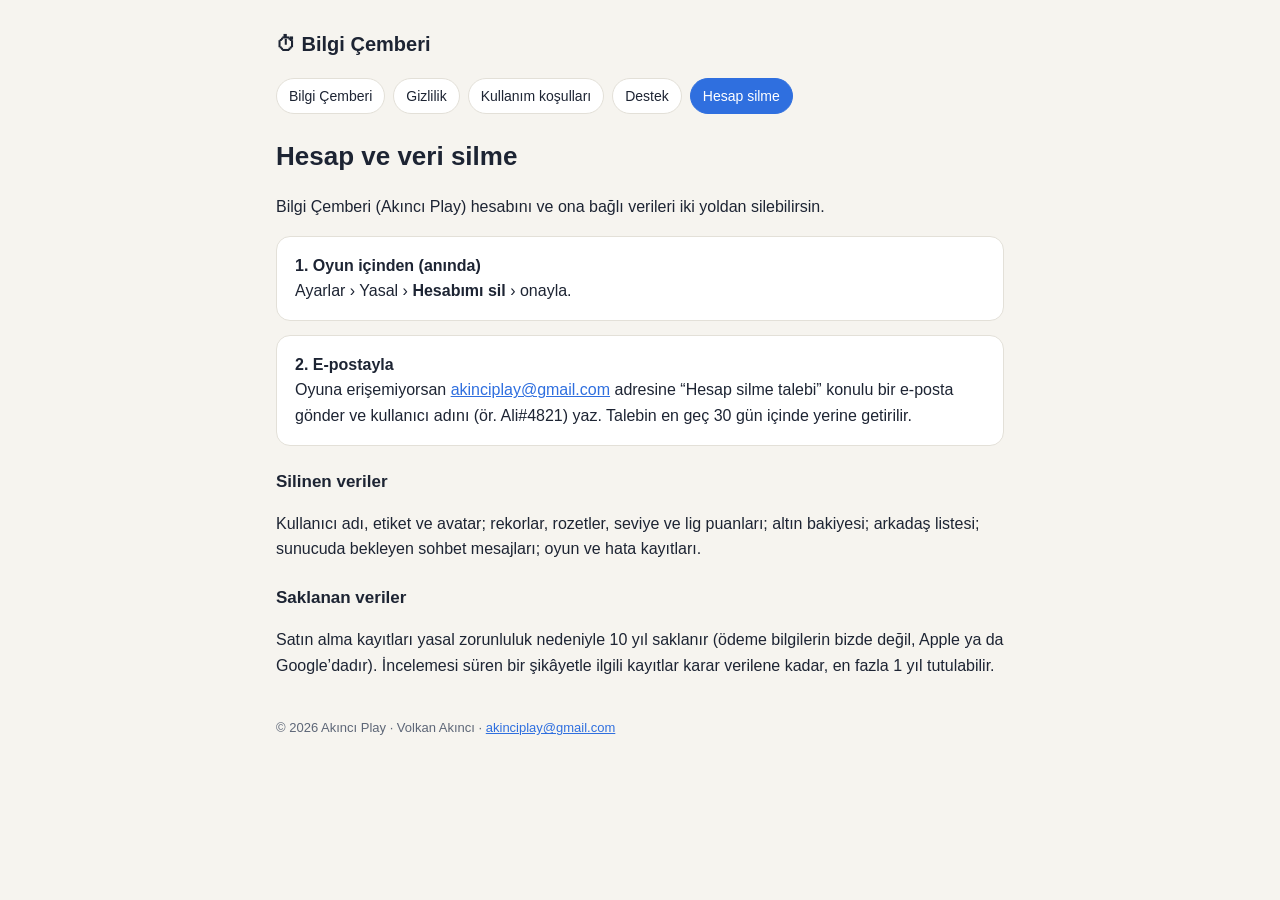
<file: bilgicemberi/hesap-silme.html>
<!doctype html><html lang="tr"><head><meta charset="utf-8"><meta name="viewport" content="width=device-width,initial-scale=1"><title>Hesap ve veri silme · Bilgi Çemberi</title><style>:root{--bg:#f6f4ef;--fg:#1d2433;--mut:#5d6677;--acc:#2f6fdf;--card:#fff;--line:#e3e0d8}
@media (prefers-color-scheme:dark){:root{--bg:#121722;--fg:#e9edf5;--mut:#9aa4b6;--acc:#7aa7ff;--card:#1a2130;--line:#2a3345}}
*{box-sizing:border-box}body{margin:0;background:var(--bg);color:var(--fg);font:16px/1.6 -apple-system,Segoe UI,Roboto,sans-serif}
main{max-width:760px;margin:0 auto;padding:28px 16px 60px}header{display:flex;gap:12px;align-items:center;margin-bottom:18px}
header a{color:var(--fg);text-decoration:none;font-weight:700;font-size:20px}nav{display:flex;flex-wrap:wrap;gap:8px;margin:0 0 22px}
nav a{padding:6px 12px;border:1px solid var(--line);border-radius:999px;color:var(--fg);text-decoration:none;font-size:14px;background:var(--card)}
nav a.on{background:var(--acc);border-color:var(--acc);color:#fff}h1{font-size:26px;margin:0 0 6px}h4{font-size:17px;margin:22px 0 4px}
.muted{color:var(--mut)}.sm{font-size:14px}a{color:var(--acc)}.card{background:var(--card);border:1px solid var(--line);border-radius:14px;padding:16px 18px;margin:14px 0}
footer{margin-top:40px;font-size:13px;color:var(--mut)}</style></head>
<body><main><header><a href="index.html">⏱ Bilgi Çemberi</a></header><nav><a href="index.html">Bilgi Çemberi</a><a href="gizlilik.html">Gizlilik</a><a href="kosullar.html">Kullanım koşulları</a><a href="destek.html">Destek</a><a href="hesap-silme.html" class=on>Hesap silme</a></nav><h1>Hesap ve veri silme</h1>
<p>Bilgi Çemberi (Akıncı Play) hesabını ve ona bağlı verileri iki yoldan silebilirsin.</p>
<div class="card"><b>1. Oyun içinden (anında)</b><br>Ayarlar › Yasal › <b>Hesabımı sil</b> › onayla.</div>
<div class="card"><b>2. E-postayla</b><br>Oyuna erişemiyorsan <a href="mailto:akinciplay@gmail.com?subject=Hesap%20silme%20talebi">akinciplay@gmail.com</a> adresine “Hesap silme talebi” konulu bir e-posta gönder ve kullanıcı adını (ör. Ali#4821) yaz. Talebin en geç 30 gün içinde yerine getirilir.</div>
<h4>Silinen veriler</h4><p>Kullanıcı adı, etiket ve avatar; rekorlar, rozetler, seviye ve lig puanları; altın bakiyesi; arkadaş listesi; sunucuda bekleyen sohbet mesajları; oyun ve hata kayıtları.</p>
<h4>Saklanan veriler</h4><p>Satın alma kayıtları yasal zorunluluk nedeniyle 10 yıl saklanır (ödeme bilgilerin bizde değil, Apple ya da Google’dadır). İncelemesi süren bir şikâyetle ilgili kayıtlar karar verilene kadar, en fazla 1 yıl tutulabilir.</p>
<footer>© 2026 Akıncı Play · Volkan Akıncı · <a href="mailto:akinciplay@gmail.com">akinciplay@gmail.com</a></footer></main></body></html>
</file>
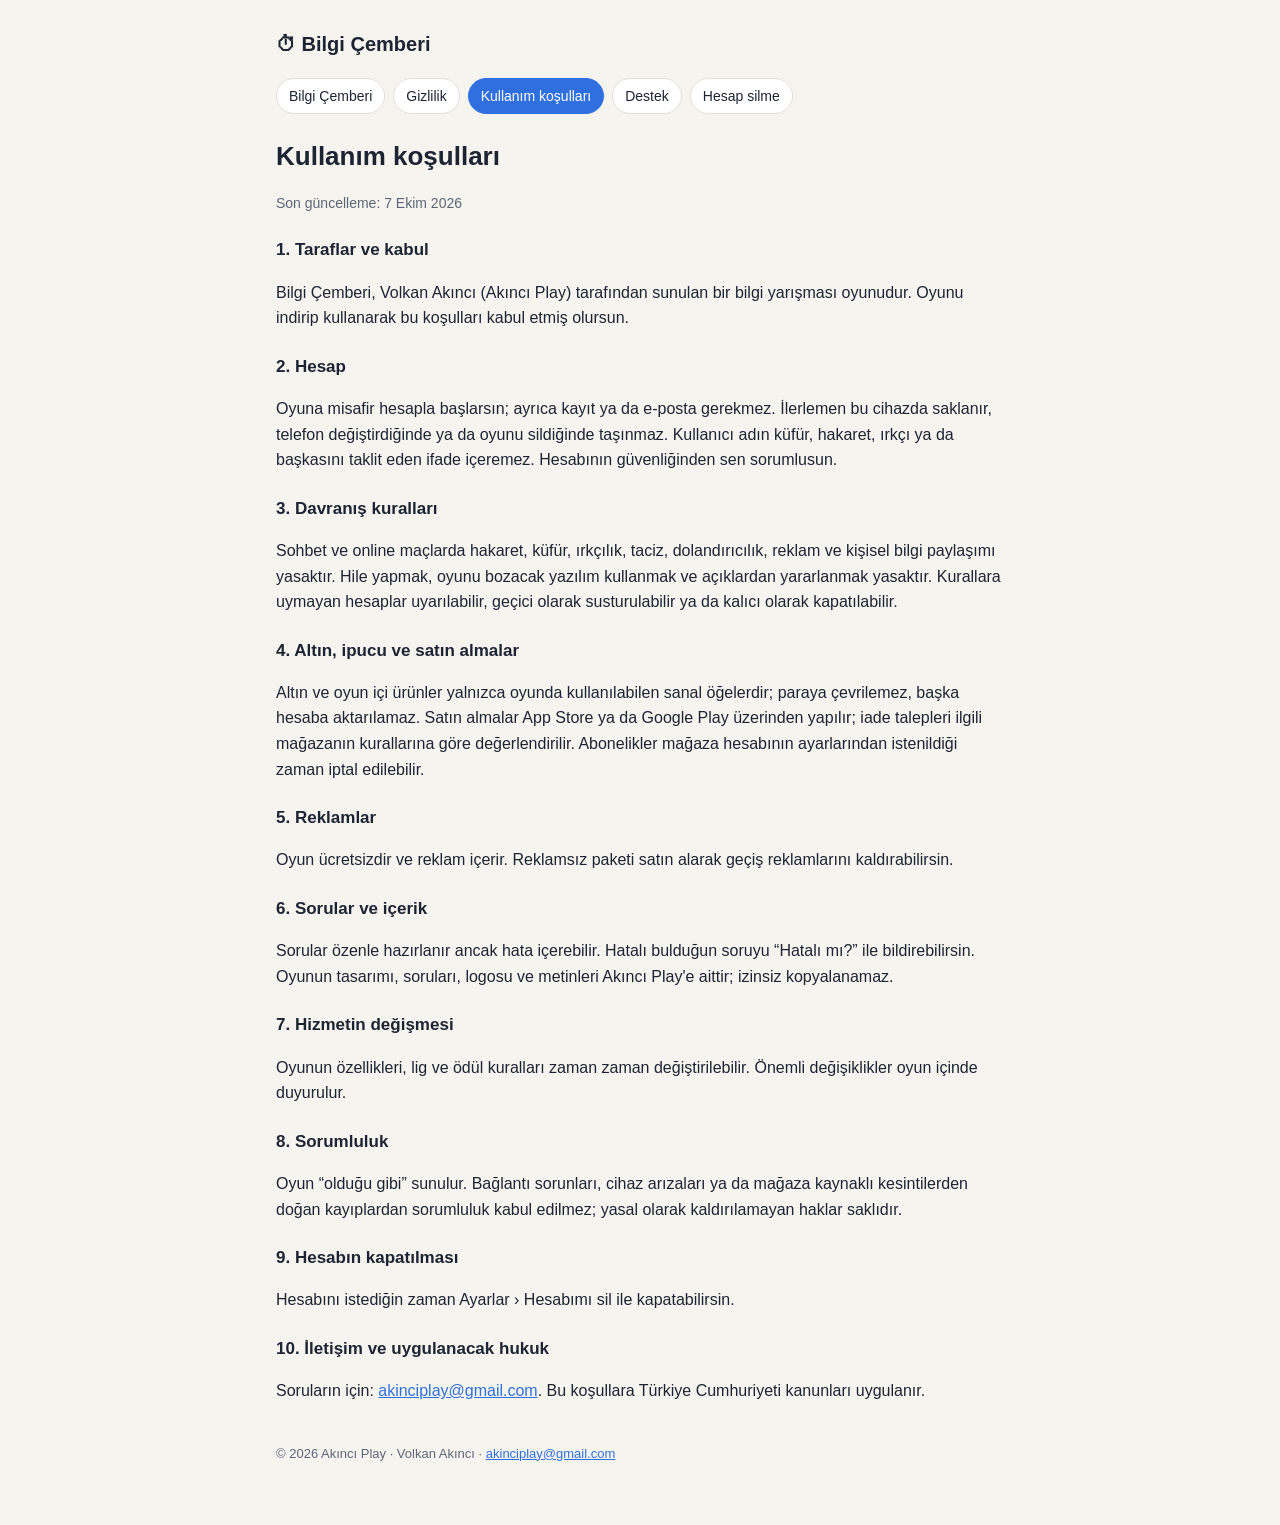
<file: bilgicemberi/kosullar.html>
<!doctype html><html lang="tr"><head><meta charset="utf-8"><meta name="viewport" content="width=device-width,initial-scale=1"><title>Kullanım koşulları · Bilgi Çemberi</title><style>:root{--bg:#f6f4ef;--fg:#1d2433;--mut:#5d6677;--acc:#2f6fdf;--card:#fff;--line:#e3e0d8}
@media (prefers-color-scheme:dark){:root{--bg:#121722;--fg:#e9edf5;--mut:#9aa4b6;--acc:#7aa7ff;--card:#1a2130;--line:#2a3345}}
*{box-sizing:border-box}body{margin:0;background:var(--bg);color:var(--fg);font:16px/1.6 -apple-system,Segoe UI,Roboto,sans-serif}
main{max-width:760px;margin:0 auto;padding:28px 16px 60px}header{display:flex;gap:12px;align-items:center;margin-bottom:18px}
header a{color:var(--fg);text-decoration:none;font-weight:700;font-size:20px}nav{display:flex;flex-wrap:wrap;gap:8px;margin:0 0 22px}
nav a{padding:6px 12px;border:1px solid var(--line);border-radius:999px;color:var(--fg);text-decoration:none;font-size:14px;background:var(--card)}
nav a.on{background:var(--acc);border-color:var(--acc);color:#fff}h1{font-size:26px;margin:0 0 6px}h4{font-size:17px;margin:22px 0 4px}
.muted{color:var(--mut)}.sm{font-size:14px}a{color:var(--acc)}.card{background:var(--card);border:1px solid var(--line);border-radius:14px;padding:16px 18px;margin:14px 0}
footer{margin-top:40px;font-size:13px;color:var(--mut)}</style></head>
<body><main><header><a href="index.html">⏱ Bilgi Çemberi</a></header><nav><a href="index.html">Bilgi Çemberi</a><a href="gizlilik.html">Gizlilik</a><a href="kosullar.html" class=on>Kullanım koşulları</a><a href="destek.html">Destek</a><a href="hesap-silme.html">Hesap silme</a></nav><h1>Kullanım koşulları</h1>
<p class="muted sm">Son güncelleme: 7 Ekim 2026</p>
<h4>1. Taraflar ve kabul</h4><p>Bilgi Çemberi, Volkan Akıncı (Akıncı Play) tarafından sunulan bir bilgi yarışması oyunudur. Oyunu indirip kullanarak bu koşulları kabul etmiş olursun.</p>
<h4>2. Hesap</h4><p>Oyuna misafir hesapla başlarsın; ayrıca kayıt ya da e-posta gerekmez. İlerlemen bu cihazda saklanır, telefon değiştirdiğinde ya da oyunu sildiğinde taşınmaz. Kullanıcı adın küfür, hakaret, ırkçı ya da başkasını taklit eden ifade içeremez. Hesabının güvenliğinden sen sorumlusun.</p>
<h4>3. Davranış kuralları</h4><p>Sohbet ve online maçlarda hakaret, küfür, ırkçılık, taciz, dolandırıcılık, reklam ve kişisel bilgi paylaşımı yasaktır. Hile yapmak, oyunu bozacak yazılım kullanmak ve açıklardan yararlanmak yasaktır. Kurallara uymayan hesaplar uyarılabilir, geçici olarak susturulabilir ya da kalıcı olarak kapatılabilir.</p>
<h4>4. Altın, ipucu ve satın almalar</h4><p>Altın ve oyun içi ürünler yalnızca oyunda kullanılabilen sanal öğelerdir; paraya çevrilemez, başka hesaba aktarılamaz. Satın almalar App Store ya da Google Play üzerinden yapılır; iade talepleri ilgili mağazanın kurallarına göre değerlendirilir. Abonelikler mağaza hesabının ayarlarından istenildiği zaman iptal edilebilir.</p>
<h4>5. Reklamlar</h4><p>Oyun ücretsizdir ve reklam içerir. Reklamsız paketi satın alarak geçiş reklamlarını kaldırabilirsin.</p>
<h4>6. Sorular ve içerik</h4><p>Sorular özenle hazırlanır ancak hata içerebilir. Hatalı bulduğun soruyu “Hatalı mı?” ile bildirebilirsin. Oyunun tasarımı, soruları, logosu ve metinleri Akıncı Play'e aittir; izinsiz kopyalanamaz.</p>
<h4>7. Hizmetin değişmesi</h4><p>Oyunun özellikleri, lig ve ödül kuralları zaman zaman değiştirilebilir. Önemli değişiklikler oyun içinde duyurulur.</p>
<h4>8. Sorumluluk</h4><p>Oyun “olduğu gibi” sunulur. Bağlantı sorunları, cihaz arızaları ya da mağaza kaynaklı kesintilerden doğan kayıplardan sorumluluk kabul edilmez; yasal olarak kaldırılamayan haklar saklıdır.</p>
<h4>9. Hesabın kapatılması</h4><p>Hesabını istediğin zaman Ayarlar › Hesabımı sil ile kapatabilirsin.</p>
<h4>10. İletişim ve uygulanacak hukuk</h4><p>Soruların için: <a href="mailto:akinciplay@gmail.com">akinciplay@gmail.com</a>. Bu koşullara Türkiye Cumhuriyeti kanunları uygulanır.</p>
<footer>© 2026 Akıncı Play · Volkan Akıncı · <a href="mailto:akinciplay@gmail.com">akinciplay@gmail.com</a></footer></main></body></html>
</file>
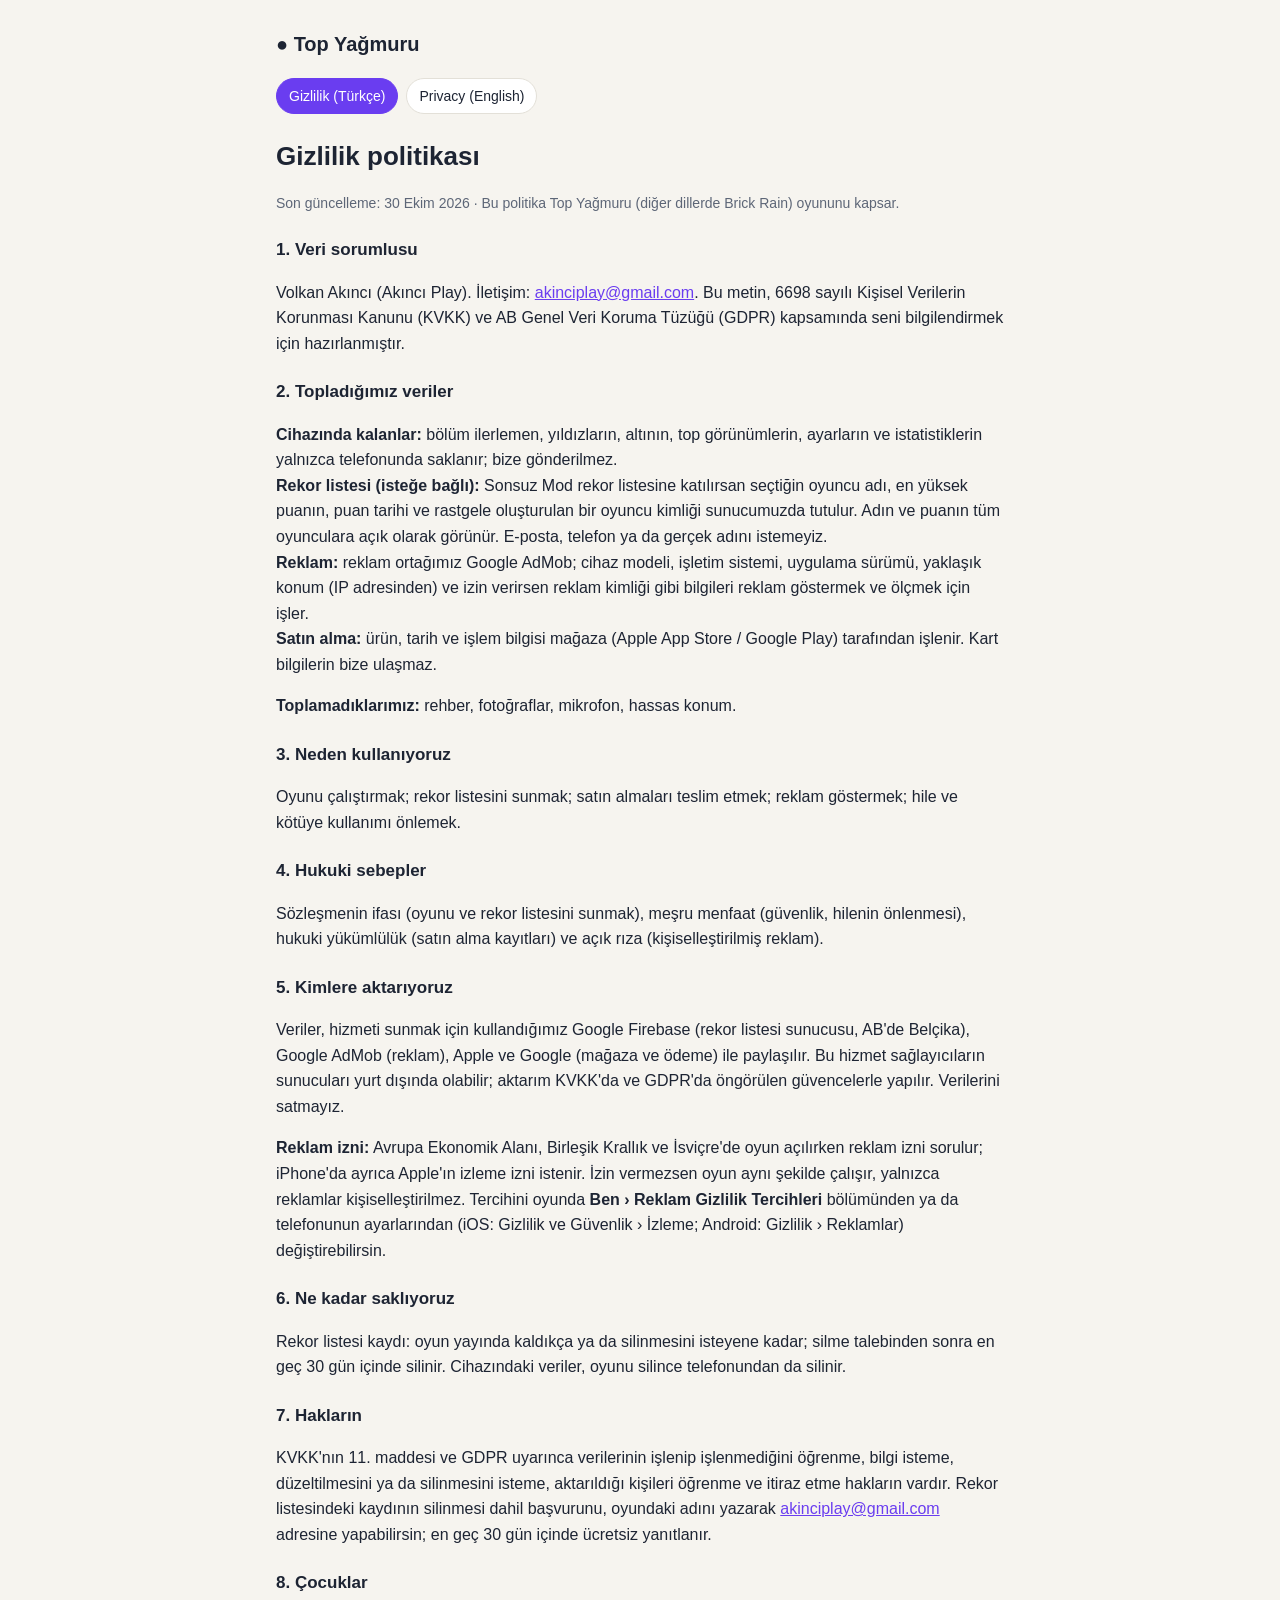
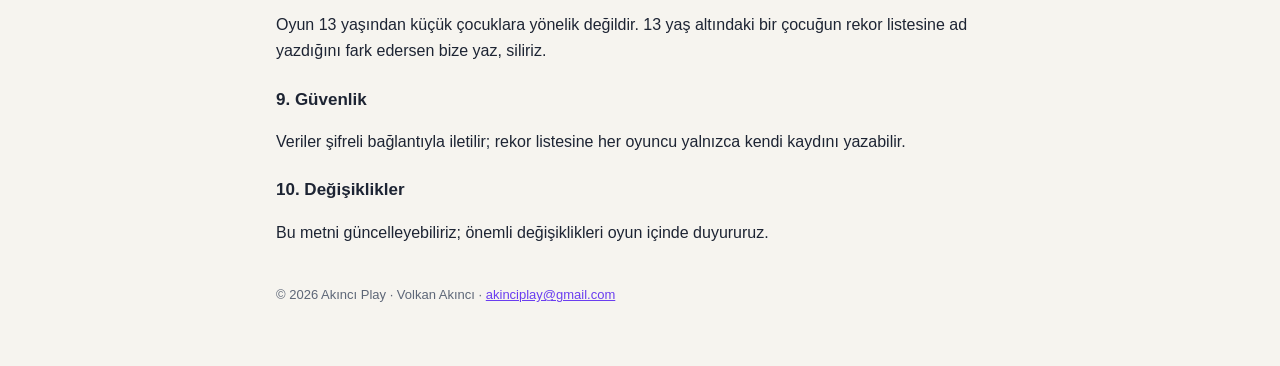
<file: topyagmuru/gizlilik.html>
<!doctype html><html lang="tr"><head><meta charset="utf-8"><meta name="viewport" content="width=device-width,initial-scale=1"><title>Gizlilik politikası · Top Yağmuru</title><style>:root{--bg:#f6f4ef;--fg:#1d2433;--mut:#5d6677;--acc:#6a3df0;--card:#fff;--line:#e3e0d8}
@media (prefers-color-scheme:dark){:root{--bg:#0f0d24;--fg:#ecebf7;--mut:#a6a3c2;--acc:#a88bff;--card:#1a1740;--line:#2c2860}}
*{box-sizing:border-box}body{margin:0;background:var(--bg);color:var(--fg);font:16px/1.6 -apple-system,Segoe UI,Roboto,sans-serif}
main{max-width:760px;margin:0 auto;padding:28px 16px 60px}header{display:flex;gap:12px;align-items:center;margin-bottom:18px}
header a{color:var(--fg);text-decoration:none;font-weight:700;font-size:20px}nav{display:flex;flex-wrap:wrap;gap:8px;margin:0 0 22px}
nav a{padding:6px 12px;border:1px solid var(--line);border-radius:999px;color:var(--fg);text-decoration:none;font-size:14px;background:var(--card)}
nav a.on{background:var(--acc);border-color:var(--acc);color:#fff}h1{font-size:26px;margin:0 0 6px}h4{font-size:17px;margin:22px 0 4px}
.muted{color:var(--mut)}.sm{font-size:14px}a{color:var(--acc)}footer{margin-top:40px;font-size:13px;color:var(--mut)}</style></head>
<body><main><header><a href="gizlilik.html">● Top Yağmuru</a></header><nav><a href="gizlilik.html" class=on>Gizlilik (Türkçe)</a><a href="privacy.html">Privacy (English)</a></nav><h1>Gizlilik politikası</h1>
<p class="muted sm">Son güncelleme: 30 Ekim 2026 · Bu politika Top Yağmuru (diğer dillerde Brick Rain) oyununu kapsar.</p>
<h4>1. Veri sorumlusu</h4><p>Volkan Akıncı (Akıncı Play). İletişim: <a href="mailto:akinciplay@gmail.com">akinciplay@gmail.com</a>. Bu metin, 6698 sayılı Kişisel Verilerin Korunması Kanunu (KVKK) ve AB Genel Veri Koruma Tüzüğü (GDPR) kapsamında seni bilgilendirmek için hazırlanmıştır.</p>
<h4>2. Topladığımız veriler</h4><p><b>Cihazında kalanlar:</b> bölüm ilerlemen, yıldızların, altının, top görünümlerin, ayarların ve istatistiklerin yalnızca telefonunda saklanır; bize gönderilmez.<br><b>Rekor listesi (isteğe bağlı):</b> Sonsuz Mod rekor listesine katılırsan seçtiğin oyuncu adı, en yüksek puanın, puan tarihi ve rastgele oluşturulan bir oyuncu kimliği sunucumuzda tutulur. Adın ve puanın tüm oyunculara açık olarak görünür. E-posta, telefon ya da gerçek adını istemeyiz.<br><b>Reklam:</b> reklam ortağımız Google AdMob; cihaz modeli, işletim sistemi, uygulama sürümü, yaklaşık konum (IP adresinden) ve izin verirsen reklam kimliği gibi bilgileri reklam göstermek ve ölçmek için işler.<br><b>Satın alma:</b> ürün, tarih ve işlem bilgisi mağaza (Apple App Store / Google Play) tarafından işlenir. Kart bilgilerin bize ulaşmaz.</p>
<p><b>Toplamadıklarımız:</b> rehber, fotoğraflar, mikrofon, hassas konum.</p>
<h4>3. Neden kullanıyoruz</h4><p>Oyunu çalıştırmak; rekor listesini sunmak; satın almaları teslim etmek; reklam göstermek; hile ve kötüye kullanımı önlemek.</p>
<h4>4. Hukuki sebepler</h4><p>Sözleşmenin ifası (oyunu ve rekor listesini sunmak), meşru menfaat (güvenlik, hilenin önlenmesi), hukuki yükümlülük (satın alma kayıtları) ve açık rıza (kişiselleştirilmiş reklam).</p>
<h4>5. Kimlere aktarıyoruz</h4><p>Veriler, hizmeti sunmak için kullandığımız Google Firebase (rekor listesi sunucusu, AB'de Belçika), Google AdMob (reklam), Apple ve Google (mağaza ve ödeme) ile paylaşılır. Bu hizmet sağlayıcıların sunucuları yurt dışında olabilir; aktarım KVKK'da ve GDPR'da öngörülen güvencelerle yapılır. Verilerini satmayız.</p>
<p><b>Reklam izni:</b> Avrupa Ekonomik Alanı, Birleşik Krallık ve İsviçre'de oyun açılırken reklam izni sorulur; iPhone'da ayrıca Apple'ın izleme izni istenir. İzin vermezsen oyun aynı şekilde çalışır, yalnızca reklamlar kişiselleştirilmez. Tercihini oyunda <b>Ben › Reklam Gizlilik Tercihleri</b> bölümünden ya da telefonunun ayarlarından (iOS: Gizlilik ve Güvenlik › İzleme; Android: Gizlilik › Reklamlar) değiştirebilirsin.</p>
<h4>6. Ne kadar saklıyoruz</h4><p>Rekor listesi kaydı: oyun yayında kaldıkça ya da silinmesini isteyene kadar; silme talebinden sonra en geç 30 gün içinde silinir. Cihazındaki veriler, oyunu silince telefonundan da silinir.</p>
<h4>7. Hakların</h4><p>KVKK'nın 11. maddesi ve GDPR uyarınca verilerinin işlenip işlenmediğini öğrenme, bilgi isteme, düzeltilmesini ya da silinmesini isteme, aktarıldığı kişileri öğrenme ve itiraz etme hakların vardır. Rekor listesindeki kaydının silinmesi dahil başvurunu, oyundaki adını yazarak <a href="mailto:akinciplay@gmail.com">akinciplay@gmail.com</a> adresine yapabilirsin; en geç 30 gün içinde ücretsiz yanıtlanır.</p>
<h4>8. Çocuklar</h4><p>Oyun 13 yaşından küçük çocuklara yönelik değildir. 13 yaş altındaki bir çocuğun rekor listesine ad yazdığını fark edersen bize yaz, siliriz.</p>
<h4>9. Güvenlik</h4><p>Veriler şifreli bağlantıyla iletilir; rekor listesine her oyuncu yalnızca kendi kaydını yazabilir.</p>
<h4>10. Değişiklikler</h4><p>Bu metni güncelleyebiliriz; önemli değişiklikleri oyun içinde duyururuz.</p>
<footer>© 2026 Akıncı Play · Volkan Akıncı · <a href="mailto:akinciplay@gmail.com">akinciplay@gmail.com</a></footer></main></body></html>
</file>
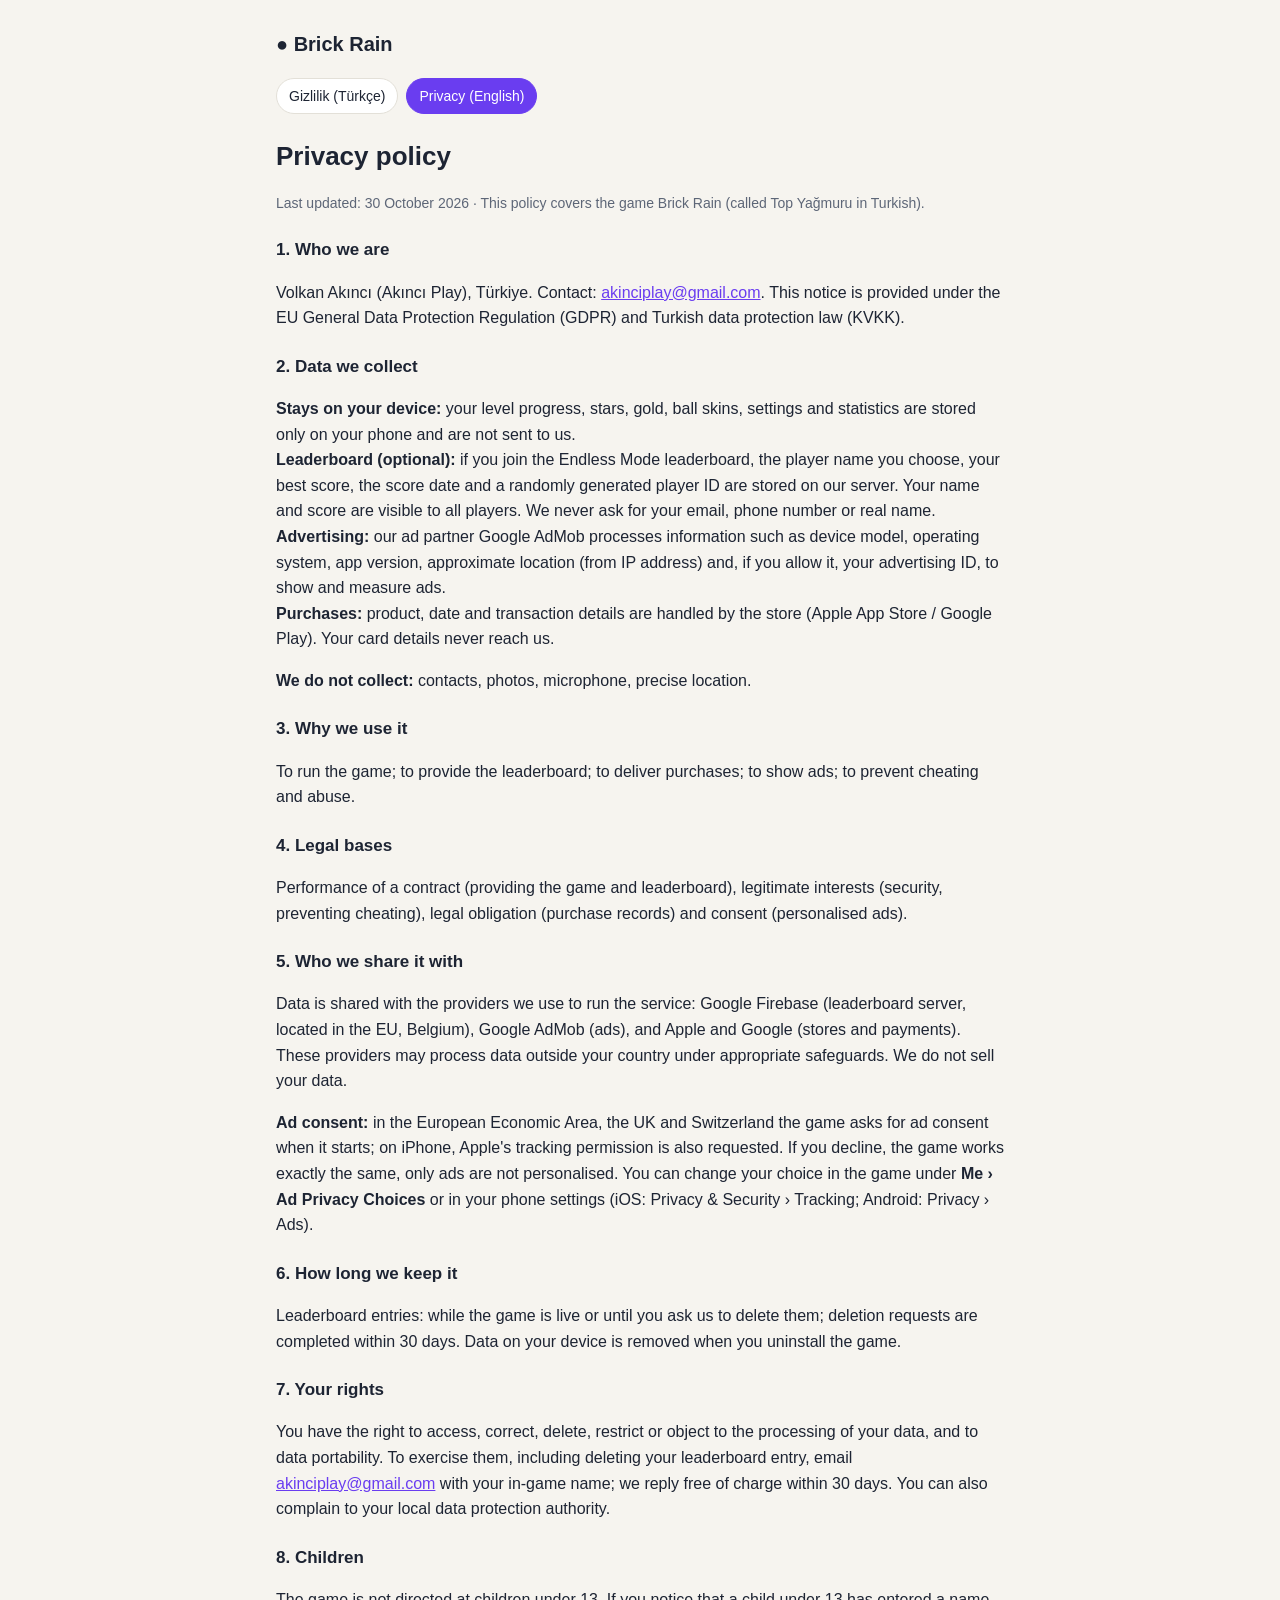
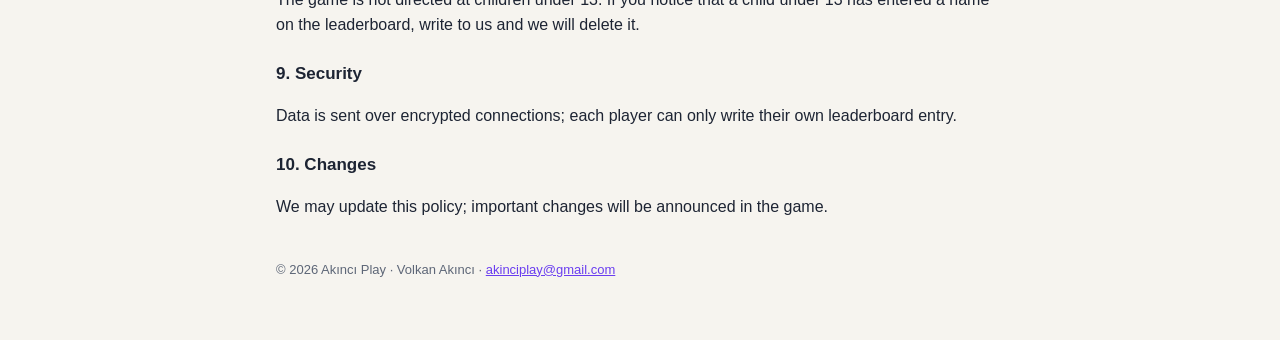
<file: topyagmuru/privacy.html>
<!doctype html><html lang="en"><head><meta charset="utf-8"><meta name="viewport" content="width=device-width,initial-scale=1"><title>Privacy policy · Brick Rain</title><style>:root{--bg:#f6f4ef;--fg:#1d2433;--mut:#5d6677;--acc:#6a3df0;--card:#fff;--line:#e3e0d8}
@media (prefers-color-scheme:dark){:root{--bg:#0f0d24;--fg:#ecebf7;--mut:#a6a3c2;--acc:#a88bff;--card:#1a1740;--line:#2c2860}}
*{box-sizing:border-box}body{margin:0;background:var(--bg);color:var(--fg);font:16px/1.6 -apple-system,Segoe UI,Roboto,sans-serif}
main{max-width:760px;margin:0 auto;padding:28px 16px 60px}header{display:flex;gap:12px;align-items:center;margin-bottom:18px}
header a{color:var(--fg);text-decoration:none;font-weight:700;font-size:20px}nav{display:flex;flex-wrap:wrap;gap:8px;margin:0 0 22px}
nav a{padding:6px 12px;border:1px solid var(--line);border-radius:999px;color:var(--fg);text-decoration:none;font-size:14px;background:var(--card)}
nav a.on{background:var(--acc);border-color:var(--acc);color:#fff}h1{font-size:26px;margin:0 0 6px}h4{font-size:17px;margin:22px 0 4px}
.muted{color:var(--mut)}.sm{font-size:14px}a{color:var(--acc)}footer{margin-top:40px;font-size:13px;color:var(--mut)}</style></head>
<body><main><header><a href="privacy.html">● Brick Rain</a></header><nav><a href="gizlilik.html">Gizlilik (Türkçe)</a><a href="privacy.html" class=on>Privacy (English)</a></nav><h1>Privacy policy</h1>
<p class="muted sm">Last updated: 30 October 2026 · This policy covers the game Brick Rain (called Top Yağmuru in Turkish).</p>
<h4>1. Who we are</h4><p>Volkan Akıncı (Akıncı Play), Türkiye. Contact: <a href="mailto:akinciplay@gmail.com">akinciplay@gmail.com</a>. This notice is provided under the EU General Data Protection Regulation (GDPR) and Turkish data protection law (KVKK).</p>
<h4>2. Data we collect</h4><p><b>Stays on your device:</b> your level progress, stars, gold, ball skins, settings and statistics are stored only on your phone and are not sent to us.<br><b>Leaderboard (optional):</b> if you join the Endless Mode leaderboard, the player name you choose, your best score, the score date and a randomly generated player ID are stored on our server. Your name and score are visible to all players. We never ask for your email, phone number or real name.<br><b>Advertising:</b> our ad partner Google AdMob processes information such as device model, operating system, app version, approximate location (from IP address) and, if you allow it, your advertising ID, to show and measure ads.<br><b>Purchases:</b> product, date and transaction details are handled by the store (Apple App Store / Google Play). Your card details never reach us.</p>
<p><b>We do not collect:</b> contacts, photos, microphone, precise location.</p>
<h4>3. Why we use it</h4><p>To run the game; to provide the leaderboard; to deliver purchases; to show ads; to prevent cheating and abuse.</p>
<h4>4. Legal bases</h4><p>Performance of a contract (providing the game and leaderboard), legitimate interests (security, preventing cheating), legal obligation (purchase records) and consent (personalised ads).</p>
<h4>5. Who we share it with</h4><p>Data is shared with the providers we use to run the service: Google Firebase (leaderboard server, located in the EU, Belgium), Google AdMob (ads), and Apple and Google (stores and payments). These providers may process data outside your country under appropriate safeguards. We do not sell your data.</p>
<p><b>Ad consent:</b> in the European Economic Area, the UK and Switzerland the game asks for ad consent when it starts; on iPhone, Apple's tracking permission is also requested. If you decline, the game works exactly the same, only ads are not personalised. You can change your choice in the game under <b>Me › Ad Privacy Choices</b> or in your phone settings (iOS: Privacy &amp; Security › Tracking; Android: Privacy › Ads).</p>
<h4>6. How long we keep it</h4><p>Leaderboard entries: while the game is live or until you ask us to delete them; deletion requests are completed within 30 days. Data on your device is removed when you uninstall the game.</p>
<h4>7. Your rights</h4><p>You have the right to access, correct, delete, restrict or object to the processing of your data, and to data portability. To exercise them, including deleting your leaderboard entry, email <a href="mailto:akinciplay@gmail.com">akinciplay@gmail.com</a> with your in-game name; we reply free of charge within 30 days. You can also complain to your local data protection authority.</p>
<h4>8. Children</h4><p>The game is not directed at children under 13. If you notice that a child under 13 has entered a name on the leaderboard, write to us and we will delete it.</p>
<h4>9. Security</h4><p>Data is sent over encrypted connections; each player can only write their own leaderboard entry.</p>
<h4>10. Changes</h4><p>We may update this policy; important changes will be announced in the game.</p>
<footer>© 2026 Akıncı Play · Volkan Akıncı · <a href="mailto:akinciplay@gmail.com">akinciplay@gmail.com</a></footer></main></body></html>
</file>
<file: style.css>
:root{--bg:#1b2530;--panel:#26323F;--text:#F2E6CF;--muted:#a9b4bd;--accent:#D4C2A3}
*{box-sizing:border-box}
body{margin:0;background:var(--bg);color:var(--text);font:16px/1.6 system-ui,-apple-system,"Segoe UI",sans-serif}
main{max-width:760px;margin:0 auto;padding:32px 16px 64px}
h1{font-size:30px;line-height:1.2;margin:0 0 8px}
h2{font-size:20px;margin:32px 0 8px;color:var(--accent)}
p,li{color:var(--text)}
.muted{color:var(--muted);font-size:14px}
a{color:var(--accent)}
nav{display:flex;gap:16px;flex-wrap:wrap;margin-bottom:28px;font-weight:600}
.card{background:var(--panel);border-radius:16px;padding:20px;margin:16px 0}
hr{border:0;border-top:1px solid rgba(255,255,255,.12);margin:40px 0}
</file>
